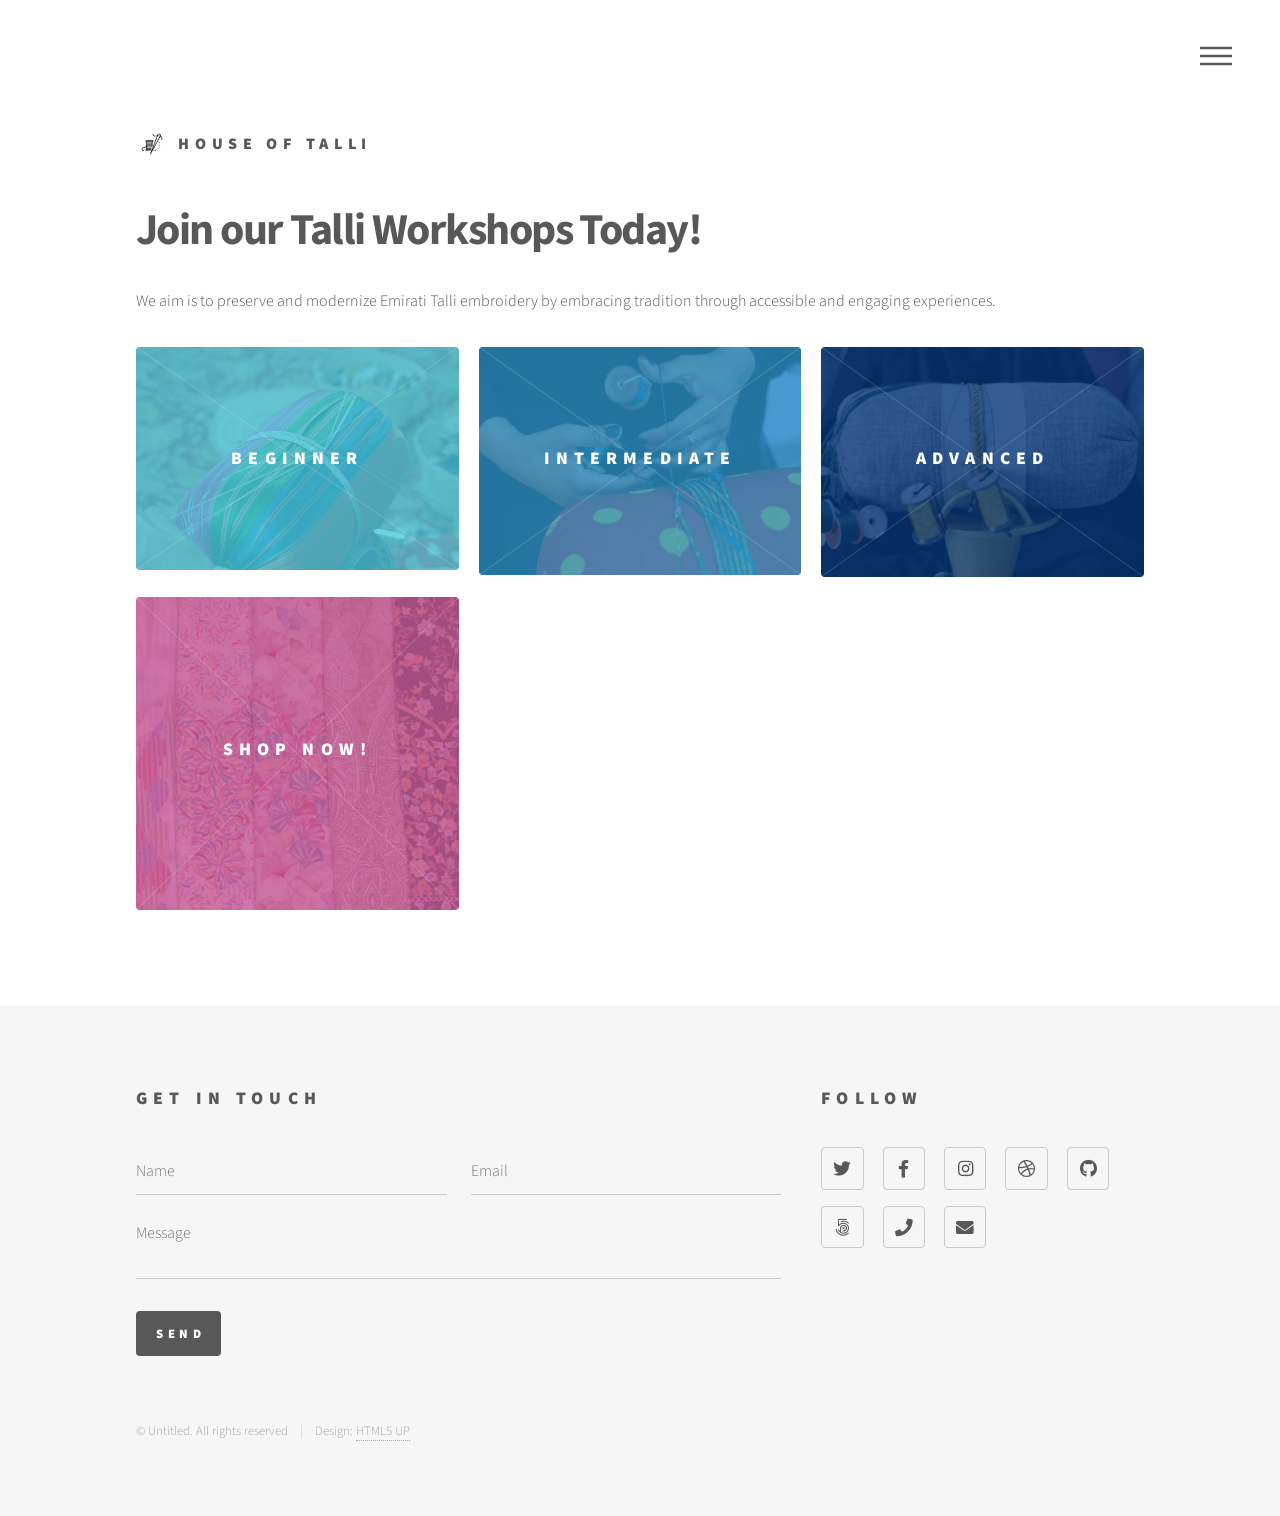
<file: talli-workshop-site/index.html>
<!DOCTYPE HTML>
<!--
	Phantom by HTML5 UP
	html5up.net | @ajlkn
	Free for personal and commercial use under the CCA 3.0 license (html5up.net/license)
-->
<html>
	<head>
		<title>Emirati Talli</title>
		<meta charset="utf-8" />
		<meta name="viewport" content="width=device-width, initial-scale=1, user-scalable=no" />
		<link rel="stylesheet" href="assets/css/main.css" />
		<noscript><link rel="stylesheet" href="assets/css/noscript.css" /></noscript>
	</head>
	<body class="is-preload">
		<!-- Wrapper -->
			<div id="wrapper">

				<!-- Header -->
					<header id="header">
						<div class="inner">

							<!-- Logo -->
								<a href="index.html" class="logo">
									<span class="symbol"><img src="images/logoTalli.png" alt="" /></span><span class="title">House of Talli</span>
								</a>

							<!-- Nav -->
								<nav>
									<ul>
										<li><a href="#menu">Menu</a></li>
									</ul>
								</nav>

						</div>
					</header>

				<!-- Menu -->
					<nav id="menu">
						<h2>Menu</h2>
						<ul>
							<li><a href="index.html">Home</a></li>
							<li><a href="beginner.html">Beginner Classes</a></li>
							<li><a href="intermediate.html">Intermediate Classes</a></li>
							<li><a href="advanced.html">Advanced Classes</a></li>
							<li><a href="shop.html">Shop</a></li>
						</ul>
					</nav>

				<!-- Main -->
					<div id="main">
						<div class="inner">
							<header>
								<h1>Join our Talli Workshops Today!</h1>
								<p>We aim is to preserve and modernize Emirati Talli embroidery by embracing tradition through accessible and engaging experiences.
</p>
							</header>
							<section class="tiles">
		<article class="style1">
    <span class="image"><img src="images/beginner_talli.jpg" alt="" /></span>
    <a href="beginner.html">
        <h2>Beginner</h2>
        <div class="content"><p>Learn the basics of Talli and complete simple 8-strand braids.</p></div>
    </a>
</article>
<article class="style2">
    <span class="image"><img src="images/inter_talli.jpg" alt="" /></span>
    <a href="intermediate.html">
        <h2>Intermediate</h2>
        <div class="content"><p>Master the new patterns and complex silver thread techniques.</p></div>
    </a>
</article>
<article class="style3">
    <span class="image"><img src="images/advanced_talli.png" alt="" /></span>
    <a href="advanced.html">
        <h2>Advanced</h2>
        <div class="content"><p>Create intricate designs for the traditional Emirati Mukhawar.</p></div>
    </a>
</article>
								<article class="style4">
									<span class="image">
										<img src="images/mukhawarPhoto.jpeg" alt="" />
									</span>
									<a href="shop.html">
										<h2>Shop Now!</h2>
										<div class="content">
											<p>Explore our curated collection of authentic Emirati Mukhaweer.</p>
										</div>
									</a>
								</article>
								<!-- --------------------COMMENTED OUT FROM HERE-------------------- -->
								<!-- <article class="style5">
									<span class="image">
										<img src="images/pic05.jpg" alt="" />
									</span>
									<a href="generic.html">
										<h2>Aliquam</h2>
										<div class="content">
											<p>Sed nisl arcu euismod sit amet nisi lorem etiam dolor veroeros et feugiat.</p>
										</div>
									</a>
								</article>
								<article class="style6">
									<span class="image">
										<img src="images/pic06.jpg" alt="" />
									</span>
									<a href="generic.html">
										<h2>Veroeros</h2>
										<div class="content">
											<p>Sed nisl arcu euismod sit amet nisi lorem etiam dolor veroeros et feugiat.</p>
										</div>
									</a>
								</article>
								<article class="style2">
									<span class="image">
										<img src="images/pic07.jpg" alt="" />
									</span>
									<a href="generic.html">
										<h2>Ipsum</h2>
										<div class="content">
											<p>Sed nisl arcu euismod sit amet nisi lorem etiam dolor veroeros et feugiat.</p>
										</div>
									</a>
								</article>
								<article class="style3">
									<span class="image">
										<img src="images/pic08.jpg" alt="" />
									</span>
									<a href="generic.html">
										<h2>Dolor</h2>
										<div class="content">
											<p>Sed nisl arcu euismod sit amet nisi lorem etiam dolor veroeros et feugiat.</p>
										</div>
									</a>
								</article>
								<article class="style1">
									<span class="image">
										<img src="images/pic09.jpg" alt="" />
									</span>
									<a href="generic.html">
										<h2>Nullam</h2>
										<div class="content">
											<p>Sed nisl arcu euismod sit amet nisi lorem etiam dolor veroeros et feugiat.</p>
										</div>
									</a>
								</article>
								<article class="style5">
									<span class="image">
										<img src="images/pic10.jpg" alt="" />
									</span>
									<a href="generic.html">
										<h2>Ultricies</h2>
										<div class="content">
											<p>Sed nisl arcu euismod sit amet nisi lorem etiam dolor veroeros et feugiat.</p>
										</div>
									</a>
								</article>
								<article class="style6">
									<span class="image">
										<img src="images/pic11.jpg" alt="" />
									</span>
									<a href="generic.html">
										<h2>Dictum</h2>
										<div class="content">
											<p>Sed nisl arcu euismod sit amet nisi lorem etiam dolor veroeros et feugiat.</p>
										</div>
									</a>
								</article>
								<article class="style4">
									<span class="image">
										<img src="images/pic12.jpg" alt="" />
									</span>
									<a href="generic.html">
										<h2>Pretium</h2>
										<div class="content">
											<p>Sed nisl arcu euismod sit amet nisi lorem etiam dolor veroeros et feugiat.</p>
										</div>
									</a>
								</article> -->
								<!-- --------------------COMMENTED OUT TILL HERE-------------------- -->
							</section>
						</div>
					</div>

				<!-- Footer -->
					<footer id="footer">
						<div class="inner">
							<section>
								<h2>Get in touch</h2>
								<form method="post" action="#">
									<div class="fields">
										<div class="field half">
											<input type="text" name="name" id="name" placeholder="Name" />
										</div>
										<div class="field half">
											<input type="email" name="email" id="email" placeholder="Email" />
										</div>
										<div class="field">
											<textarea name="message" id="message" placeholder="Message"></textarea>
										</div>
									</div>
									<ul class="actions">
										<li><input type="submit" value="Send" class="primary" /></li>
									</ul>
								</form>
							</section>
							<section>
								<h2>Follow</h2>
								<ul class="icons">
									<li><a href="#" class="icon brands style2 fa-twitter"><span class="label">Twitter</span></a></li>
									<li><a href="#" class="icon brands style2 fa-facebook-f"><span class="label">Facebook</span></a></li>
									<li><a href="#" class="icon brands style2 fa-instagram"><span class="label">Instagram</span></a></li>
									<li><a href="#" class="icon brands style2 fa-dribbble"><span class="label">Dribbble</span></a></li>
									<li><a href="#" class="icon brands style2 fa-github"><span class="label">GitHub</span></a></li>
									<li><a href="#" class="icon brands style2 fa-500px"><span class="label">500px</span></a></li>
									<li><a href="#" class="icon solid style2 fa-phone"><span class="label">Phone</span></a></li>
									<li><a href="#" class="icon solid style2 fa-envelope"><span class="label">Email</span></a></li>
								</ul>
							</section>
							<ul class="copyright">
								<li>&copy; Untitled. All rights reserved</li><li>Design: <a href="http://html5up.net">HTML5 UP</a></li>
							</ul>
						</div>
					</footer>

			</div>

		<!-- Scripts -->
			<script src="assets/js/jquery.min.js"></script>
			<script src="assets/js/browser.min.js"></script>
			<script src="assets/js/breakpoints.min.js"></script>
			<script src="assets/js/util.js"></script>
			<script src="assets/js/main.js"></script>

	</body>
</html>
</file>
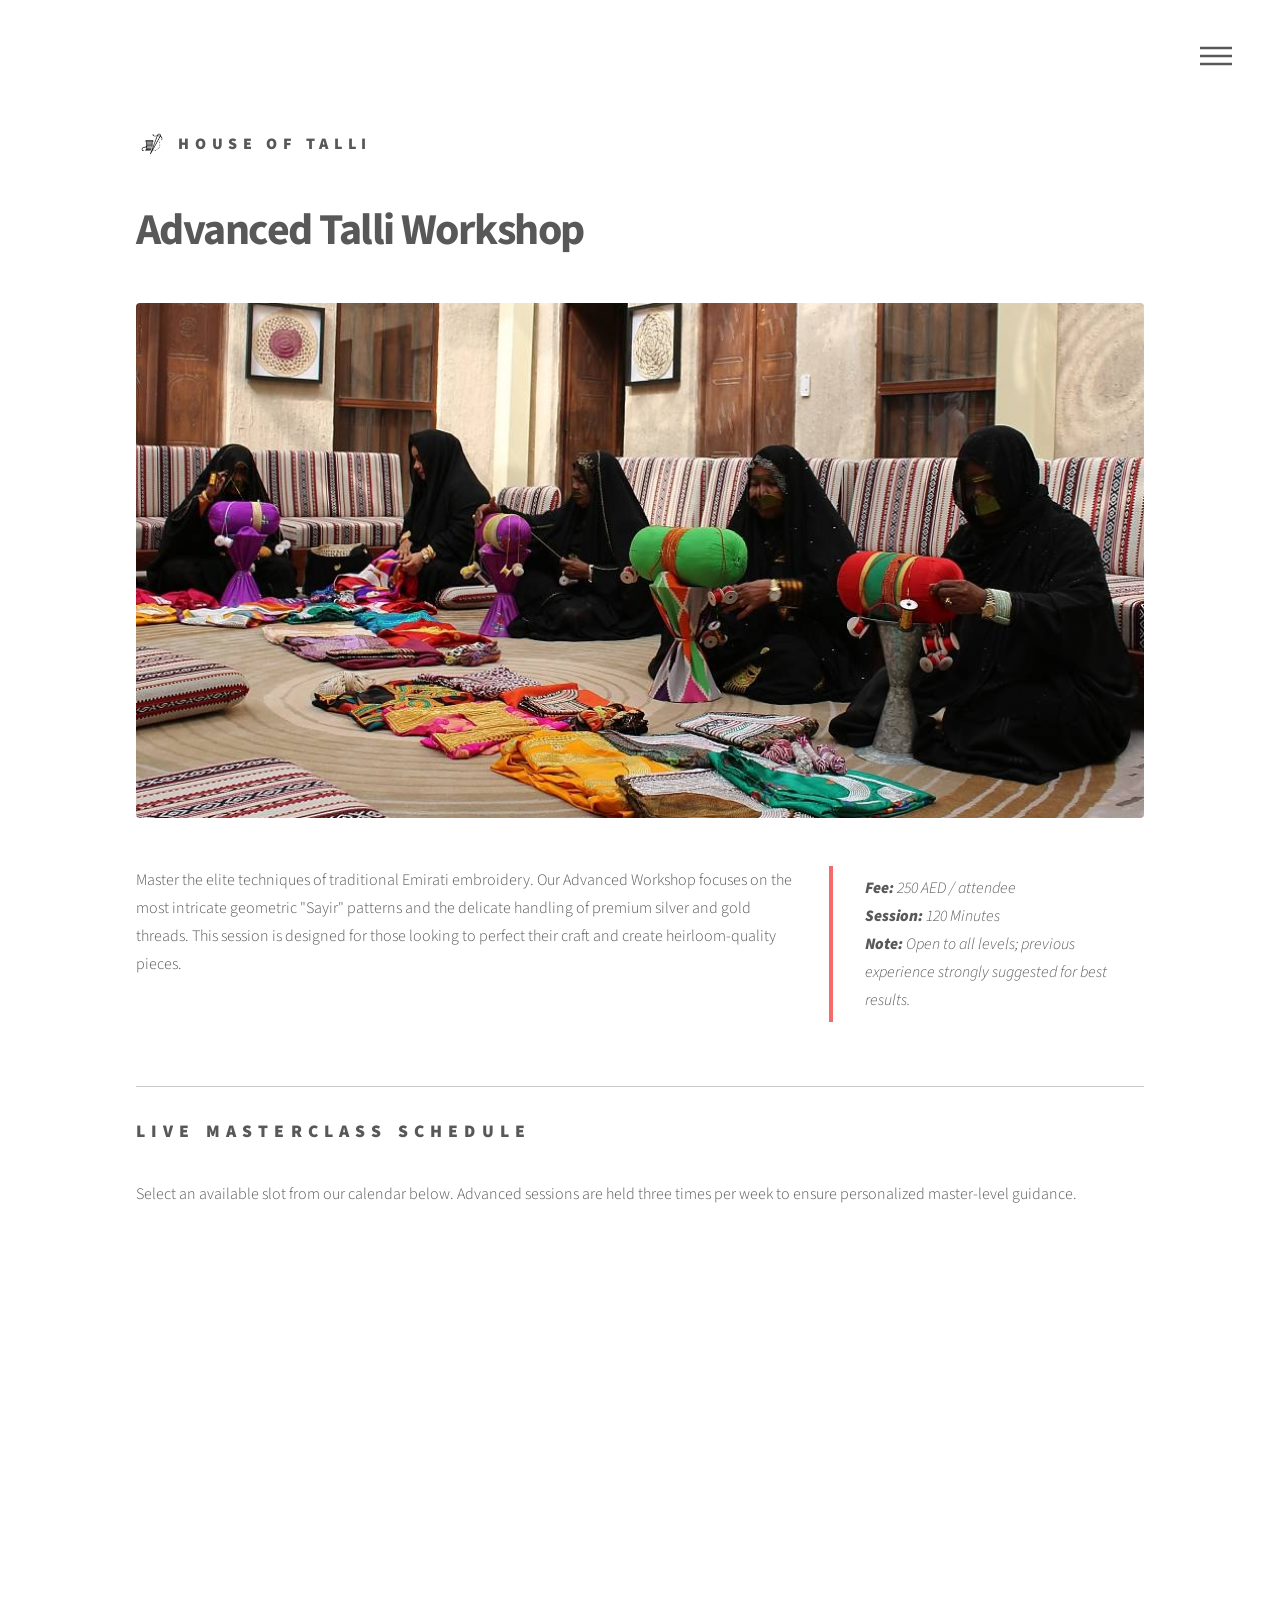
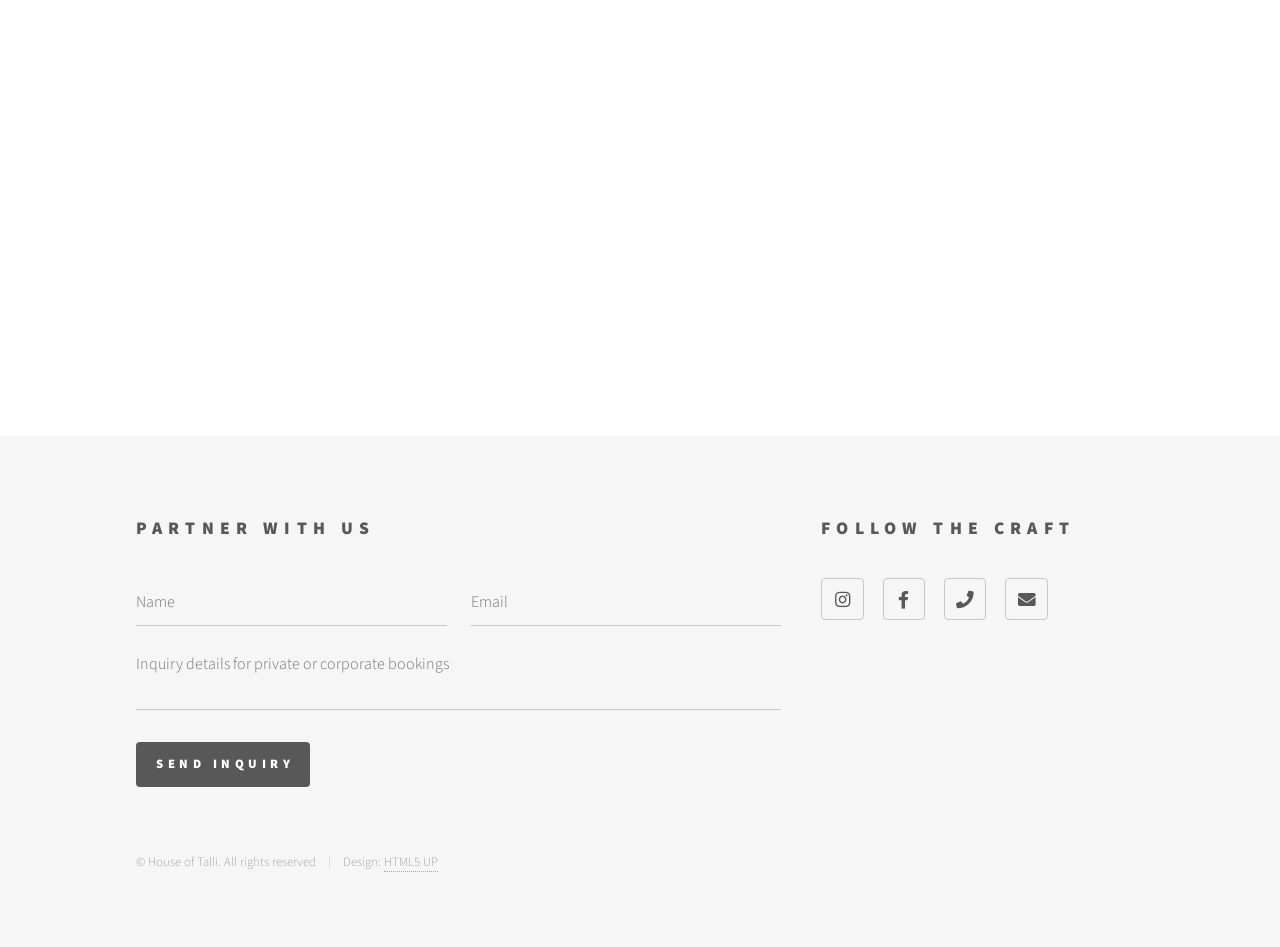
<file: talli-workshop-site/advanced.html>
<!DOCTYPE HTML>
<html>
	<head>
		<title>Advanced Workshop - House of Talli</title>
		<meta charset="utf-8" />
		<meta name="viewport" content="width=device-width, initial-scale=1, user-scalable=no" />
		<link rel="stylesheet" href="assets/css/main.css" />
		<noscript><link rel="stylesheet" href="assets/css/noscript.css" /></noscript>
	</head>
	<body class="is-preload">
		<div id="wrapper">

			<header id="header">
				<div class="inner">
					<a href="index.html" class="logo">
						<span class="symbol"><img src="images/logoTalli.png" alt="" /></span><span class="title">House of Talli</span>
					</a>
					<nav>
						<ul>
							<li><a href="#menu">Menu</a></li>
						</ul>
					</nav>
				</div>
			</header>

			<nav id="menu">
				<h2>Menu</h2>
				<ul>
					<li><a href="index.html">Home</a></li>
					<li><a href="beginner.html">Beginner Workshop</a></li>
					<li><a href="intermediate.html">Intermediate Workshop</a></li>
					<li><a href="advanced.html">Advanced Workshop</a></li>
					<li><a href="shop.html">Shop</a></li>
				</ul>
			</nav>

			<div id="main">
				<div class="inner">
					<h1>Advanced Talli Workshop</h1>
					<span class="image main"><img src="images/advanced_header.jpg" alt="Advanced Talli Masterclass" /></span>
					
					<div class="row">
						<div class="col-8 col-12-medium">
							<p>Master the elite techniques of traditional Emirati embroidery. Our Advanced Workshop focuses on the most intricate geometric "Sayir" patterns and the delicate handling of premium silver and gold threads. This session is designed for those looking to perfect their craft and create heirloom-quality pieces.</p>
						</div>
						<div class="col-4 col-12-medium">
							<blockquote style="border-color: #f56a6a;">
								<strong>Fee:</strong> 250 AED / attendee<br />
								<strong>Session:</strong> 120 Minutes<br />
								<strong>Note:</strong> Open to all levels; previous experience strongly suggested for best results.
							</blockquote>
						</div>
					</div>

					<hr />

					<section>
						<h2>Live Masterclass Schedule</h2>
						<p>Select an available slot from our calendar below. Advanced sessions are held three times per week to ensure personalized master-level guidance.</p>
						
						<div class="calendly-inline-widget" data-url="https://calendly.com/ma9331-nyu/intermediate-level-talli-workshop-clone?hide_event_type_details=1&hide_gdpr_banner=1" style="min-width:320px;height:700px;"></div>
						<script type="text/javascript" src="https://assets.calendly.com/assets/external/widget.js" async></script>
						</section>

				</div>
			</div>

			<footer id="footer">
				<div class="inner">
					<section>
						<h2>Partner with Us</h2>
						<form method="post" action="#">
							<div class="fields">
								<div class="field half">
									<input type="text" name="name" id="name" placeholder="Name" />
								</div>
								<div class="field half">
									<input type="email" name="email" id="email" placeholder="Email" />
								</div>
								<div class="field">
									<textarea name="message" id="message" placeholder="Inquiry details for private or corporate bookings" rows="3"></textarea>
								</div>
							</div>
							<ul class="actions">
								<li><input type="submit" value="Send Inquiry" class="primary" /></li>
							</ul>
						</form>
					</section>
					<section>
						<h2>Follow the Craft</h2>
						<ul class="icons">
							<li><a href="#" class="icon brands style2 fa-instagram"><span class="label">Instagram</span></a></li>
							<li><a href="#" class="icon brands style2 fa-facebook-f"><span class="label">Facebook</span></a></li>
							<li><a href="#" class="icon solid style2 fa-phone"><span class="label">Phone</span></a></li>
							<li><a href="#" class="icon solid style2 fa-envelope"><span class="label">Email</span></a></li>
						</ul>
					</section>
					<ul class="copyright">
						<li>&copy; House of Talli. All rights reserved</li><li>Design: <a href="http://html5up.net">HTML5 UP</a></li>
					</ul>
				</div>
			</footer>

		</div>

		<script src="assets/js/jquery.min.js"></script>
		<script src="assets/js/browser.min.js"></script>
		<script src="assets/js/breakpoints.min.js"></script>
		<script src="assets/js/util.js"></script>
		<script src="assets/js/main.js"></script>

	</body>
</html>
</file>
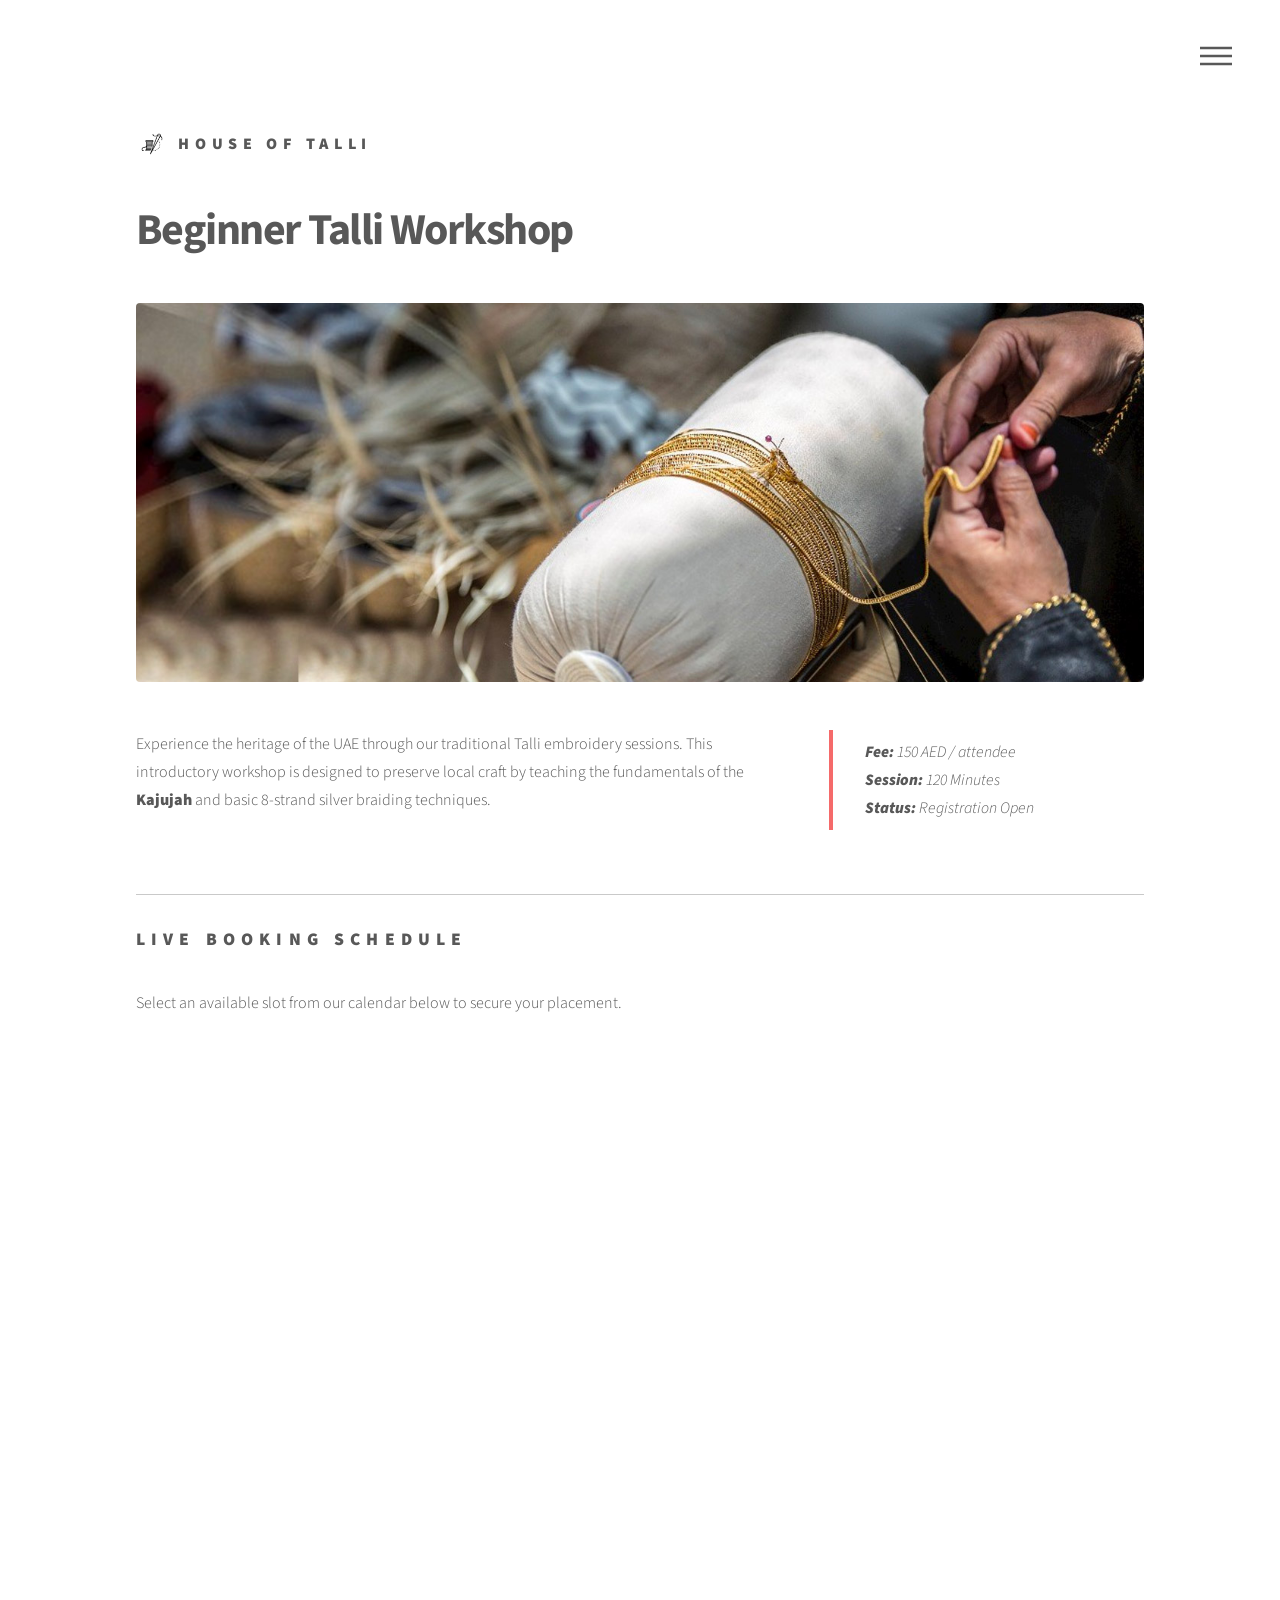
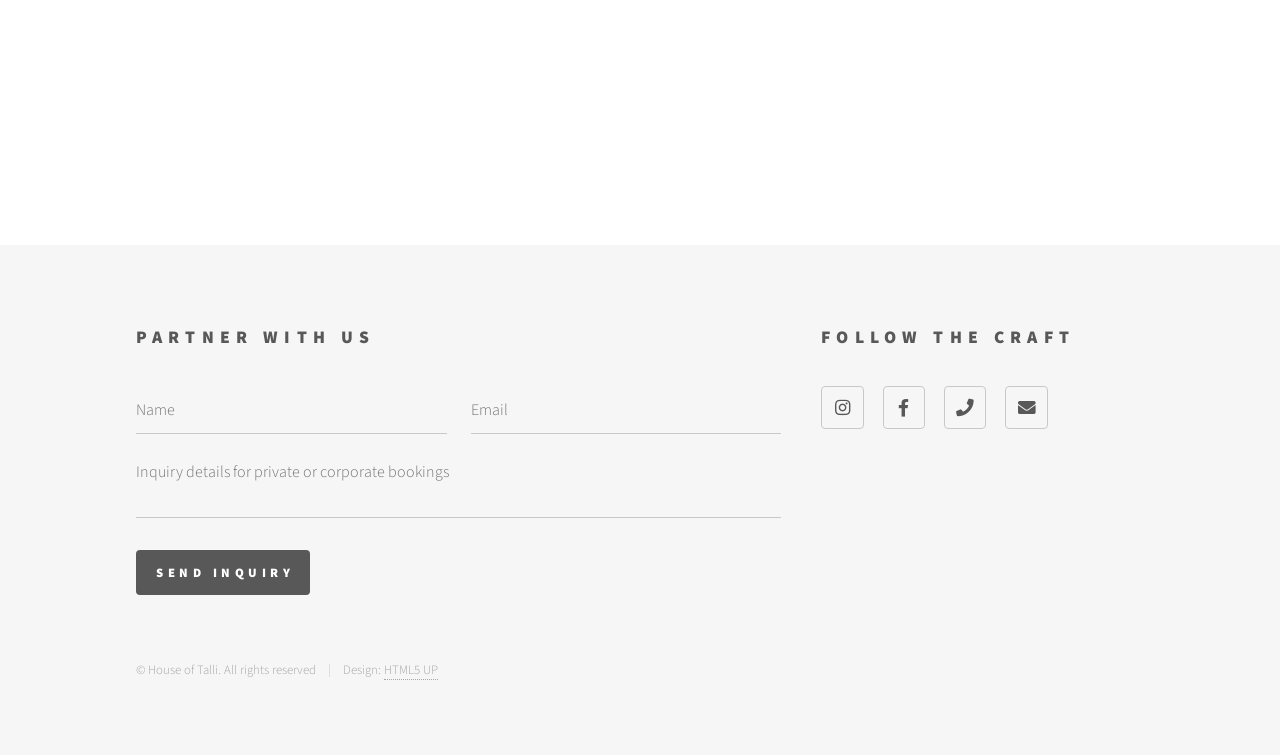
<file: talli-workshop-site/beginner.html>
<!DOCTYPE HTML>
<html>
	<head>
		<title>Beginner Workshop - House of Talli</title>
		<meta charset="utf-8" />
		<meta name="viewport" content="width=device-width, initial-scale=1, user-scalable=no" />
		<link rel="stylesheet" href="assets/css/main.css" />
		<noscript><link rel="stylesheet" href="assets/css/noscript.css" /></noscript>
	</head>
	<body class="is-preload">
		<div id="wrapper">

			<header id="header">
				<div class="inner">
					<a href="index.html" class="logo">
						<span class="symbol"><img src="images/logoTalli.png" alt="" /></span><span class="title">House of Talli</span>
					</a>
					<nav>
						<ul>
							<li><a href="#menu">Menu</a></li>
						</ul>
					</nav>
				</div>
			</header>

			<nav id="menu">
				<h2>Menu</h2>
				<ul>
					<li><a href="index.html">Home</a></li>
					<li><a href="beginner.html">Beginner Workshop</a></li>
					<li><a href="intermediate.html">Intermediate Workshop</a></li>
					<li><a href="advanced.html">Advanced Workshop</a></li>
					<li><a href="shop.html">Shop</a></li>
				</ul>
			</nav>

			<div id="main">
				<div class="inner">
					<h1>Beginner Talli Workshop</h1>
					<span class="image main"><img src="images/beginner_header.jpg" alt="Talli Embroidery" /></span>
					
					<div class="row">
						<div class="col-8 col-12-medium">
							<p>Experience the heritage of the UAE through our traditional Talli embroidery sessions. This introductory workshop is designed to preserve local craft by teaching the fundamentals of the <b>Kajujah</b> and basic 8-strand silver braiding techniques.</p>
						</div>
						<div class="col-4 col-12-medium">
							<blockquote style="border-color: #f56a6a;">
								<strong>Fee:</strong> 150 AED / attendee<br />
								<strong>Session:</strong> 120 Minutes<br />
								<strong>Status:</strong> Registration Open
							</blockquote>
						</div>
					</div>

					<hr />

					<section>
						<h2>Live Booking Schedule</h2>
						<p>Select an available slot from our calendar below to secure your placement.</p>
						<div class="calendly-inline-widget" data-url="https://calendly.com/ma9331-nyu/beginner-level-talli-workshop?hide_event_type_details=1&hide_gdpr_banner=1" style="min-width:320px;height:700px;"></div>
						<script type="text/javascript" src="https://assets.calendly.com/assets/external/widget.js" async></script>
						</section>

				</div>
			</div>

			<footer id="footer">
				<div class="inner">
					<section>
						<h2>Partner with Us</h2>
						<form method="post" action="#">
							<div class="fields">
								<div class="field half">
									<input type="text" name="name" id="name" placeholder="Name" />
								</div>
								<div class="field half">
									<input type="email" name="email" id="email" placeholder="Email" />
								</div>
								<div class="field">
									<textarea name="message" id="message" placeholder="Inquiry details for private or corporate bookings" rows="3"></textarea>
								</div>
							</div>
							<ul class="actions">
								<li><input type="submit" value="Send Inquiry" class="primary" /></li>
							</ul>
						</form>
					</section>
					<section>
						<h2>Follow the Craft</h2>
						<ul class="icons">
							<li><a href="#" class="icon brands style2 fa-instagram"><span class="label">Instagram</span></a></li>
							<li><a href="#" class="icon brands style2 fa-facebook-f"><span class="label">Facebook</span></a></li>
							<li><a href="#" class="icon solid style2 fa-phone"><span class="label">Phone</span></a></li>
							<li><a href="#" class="icon solid style2 fa-envelope"><span class="label">Email</span></a></li>
						</ul>
					</section>
					<ul class="copyright">
						<li>&copy; House of Talli. All rights reserved</li><li>Design: <a href="http://html5up.net">HTML5 UP</a></li>
					</ul>
				</div>
			</footer>

		</div>

		<script src="assets/js/jquery.min.js"></script>
		<script src="assets/js/browser.min.js"></script>
		<script src="assets/js/breakpoints.min.js"></script>
		<script src="assets/js/util.js"></script>
		<script src="assets/js/main.js"></script>

	</body>
</html>

<!-- <!DOCTYPE HTML>
<html>
	<head>
		<title>Beginner Workshop - House of Talli</title>
		<meta charset="utf-8" />
		<meta name="viewport" content="width=device-width, initial-scale=1, user-scalable=no" />
		<link rel="stylesheet" href="assets/css/main.css" />
		<noscript><link rel="stylesheet" href="assets/css/noscript.css" /></noscript>
	</head>
	<body class="is-preload">
		<div id="wrapper">

				<header id="header">
						<div class="inner">

							<a href="index.html" class="logo">
									<span class="symbol"><img src="images/logoTalli.png" alt="" /></span><span class="title">House of Talli</span>
								</a>

							<nav>
									<ul>
										<li><a href="#menu">Menu</a></li>
									</ul>
								</nav>

						</div>
					</header>

				<nav id="menu">
						<h2>Menu</h2>
						<ul>
							<li><a href="index.html">Home</a></li>
							<li><a href="beginner.html">Beginner Workshop</a></li>
							<li><a href="intermediate.html">Intermediate Workshop</a></li>
							<li><a href="advanced.html">Advanced Workshop</a></li>
							<li><a href="shop.html">Shop</a></li>
						</ul>
					</nav>

				<div id="main">
						<div class="inner">
							<h1>Beginner Talli Workshop</h1>
							<span class="image main"><img src="images/beginner_header.jpg" alt="Talli Embroidery" /></span>
							
							<p>Sign up for our traditional Emirati Talli embroidery session. We will cover the basics of silver thread handling and simple 8-strand braiding.</p>

							<hr />

							<section>
								<h2>Book Your Spot</h2>
								<form method="post" action="#">
									<div class="row gtr-uniform">
										
										<div class="col-12">
											<label for="level">Workshop Level</label>
											<input type="text" name="level" id="level" value="Beginner Class" readonly />
										</div>

										<div class="col-6 col-12-xsmall">
											<input type="text" name="demo-name" id="demo-name" placeholder="Full Name" />
										</div>
										<div class="col-6 col-12-xsmall">
											<input type="email" type="number" name="demo-email" id="demo-email" placeholder="Email Address/Phone Number" />
										</div>

										<div class="col-6 col-12-xsmall">
											<label for="workshop-date">Select Date (April - June 2026)</label>
											<input type="date" name="workshop-date" id="workshop-date" min="2026-04-30" max="2026-06-31">
										</div>

										<div class="col-6 col-12-xsmall">
											<label for="workshop-time">Preferred Time</label>
											<select name="workshop-time" id="workshop-time">
												<option value="">- Select Time -</option>
												<option value="morning">10:30 AM - 12:30 PM</option>
                                                <option value="afternoon">2:30 PM - 04:30 PM</option>
												<option value="evening">05:30 PM - 07:30 PM</option>
											</select>
										</div>

										<div class="col-12">
											<label for="attendees">Amount of People in Booking</label>
											<input type="number" name="attendees" id="attendees" value="1" min="1" max="10">
										</div>

										<div class="col-12">
											<textarea name="demo-message" id="demo-message" placeholder="Any special requests or questions?" rows="6"></textarea>
										</div>

										<div class="col-12">
											<ul class="actions">
												<li><input type="submit" value="Confirm Booking" class="primary" /></li>
												<li><input type="reset" value="Clear All" /></li>
											</ul>
										</div>
									</div>
								</form>
							</section>

						</div>
					</div>

				<footer id="footer">
						<div class="inner">
							<section>
								<h2>Get in touch</h2>
								<form method="post" action="#">
									<div class="fields">
										<div class="field half">
											<input type="text" name="name" id="name" placeholder="Name" />
										</div>
										<div class="field half">
											<input type="email" name="email" id="email" placeholder="Email" />
										</div>
										<div class="field">
											<textarea name="message" id="message" placeholder="Message"></textarea>
										</div>
									</div>
									<ul class="actions">
										<li><input type="submit" value="Send" class="primary" /></li>
									</ul>
								</form>
							</section>
							<section>
								<h2>Follow</h2>
								<ul class="icons">
									<li><a href="#" class="icon brands style2 fa-instagram"><span class="label">Instagram</span></a></li>
									<li><a href="#" class="icon brands style2 fa-facebook-f"><span class="label">Facebook</span></a></li>
									<li><a href="#" class="icon solid style2 fa-phone"><span class="label">Phone</span></a></li>
									<li><a href="#" class="icon solid style2 fa-envelope"><span class="label">Email</span></a></li>
								</ul>
							</section>
							<ul class="copyright">
								<li>&copy; House of Talli. All rights reserved</li><li>Design: <a href="http://html5up.net">HTML5 UP</a></li>
							</ul>
						</div>
					</footer>

			</div>

		<script src="assets/js/jquery.min.js"></script>
			<script src="assets/js/browser.min.js"></script>
			<script src="assets/js/breakpoints.min.js"></script>
			<script src="assets/js/util.js"></script>
			<script src="assets/js/main.js"></script>

	</body>
</html>
-->
</file>
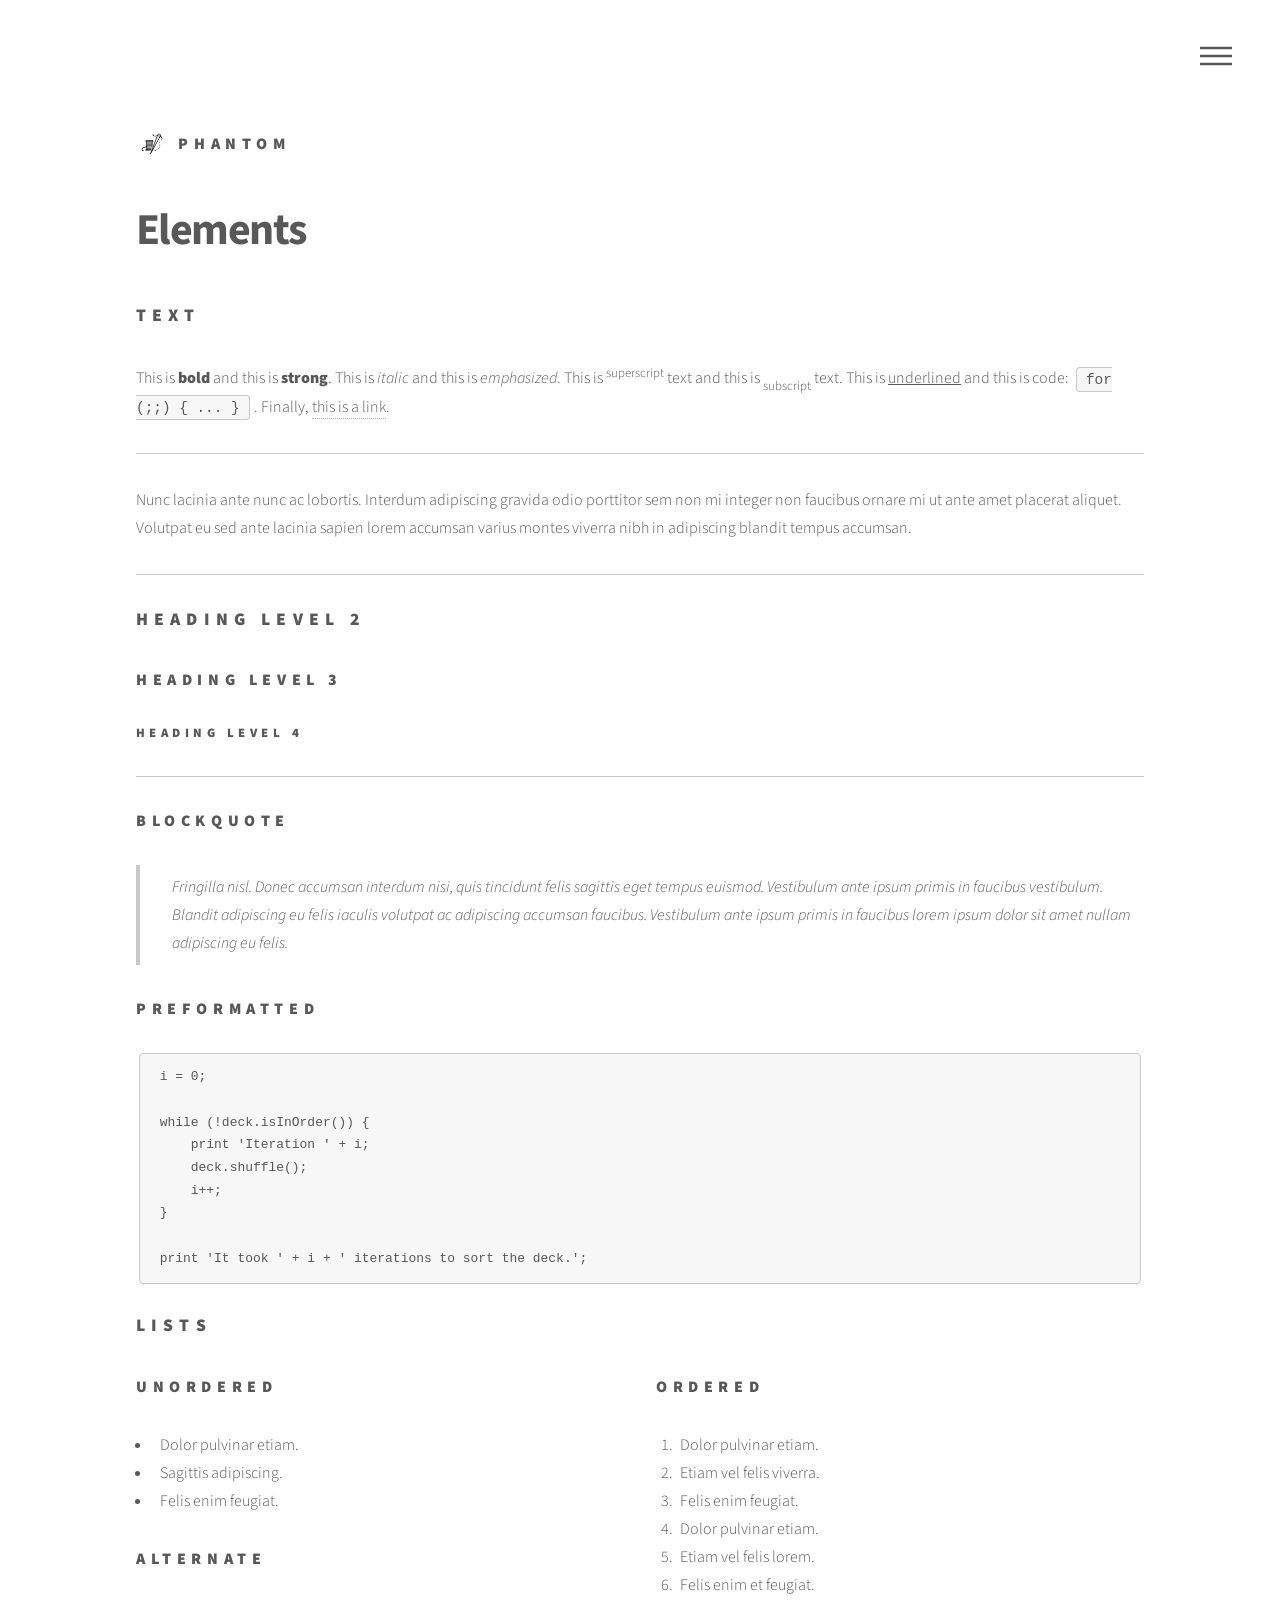
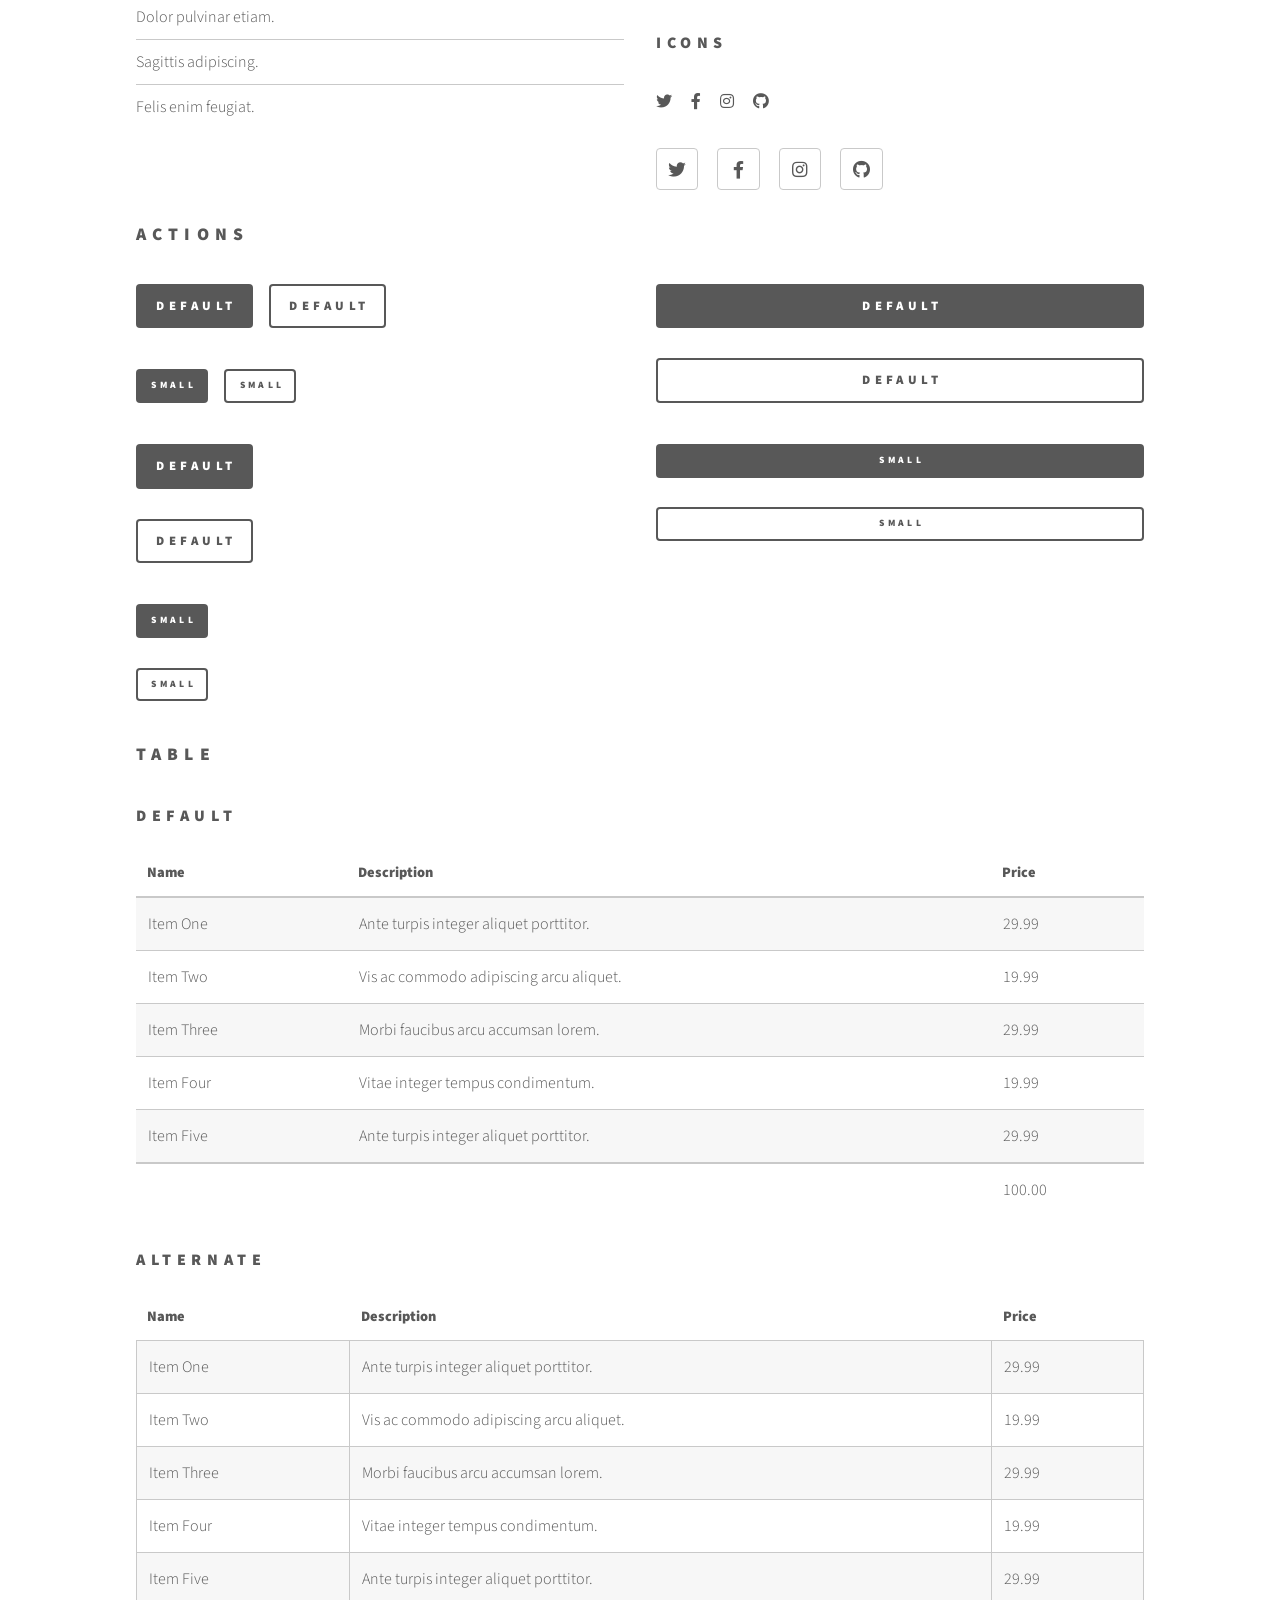
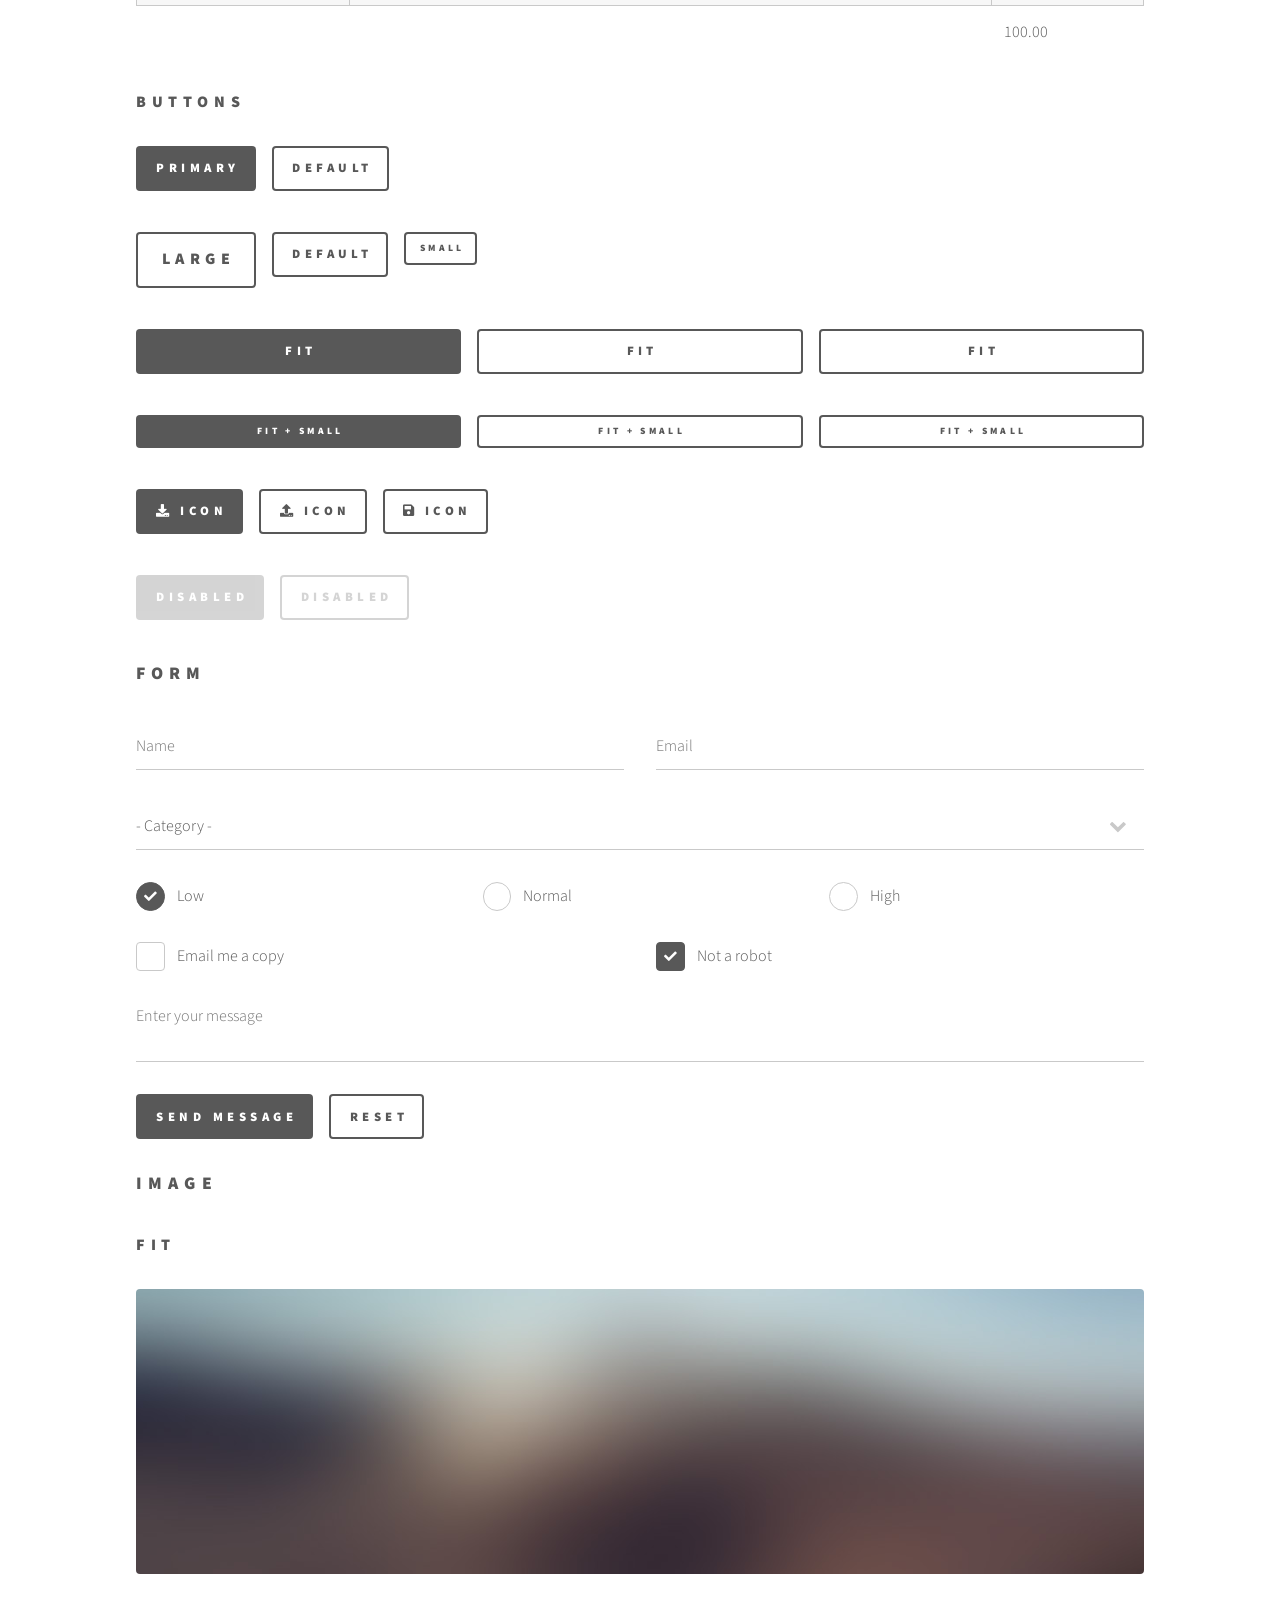
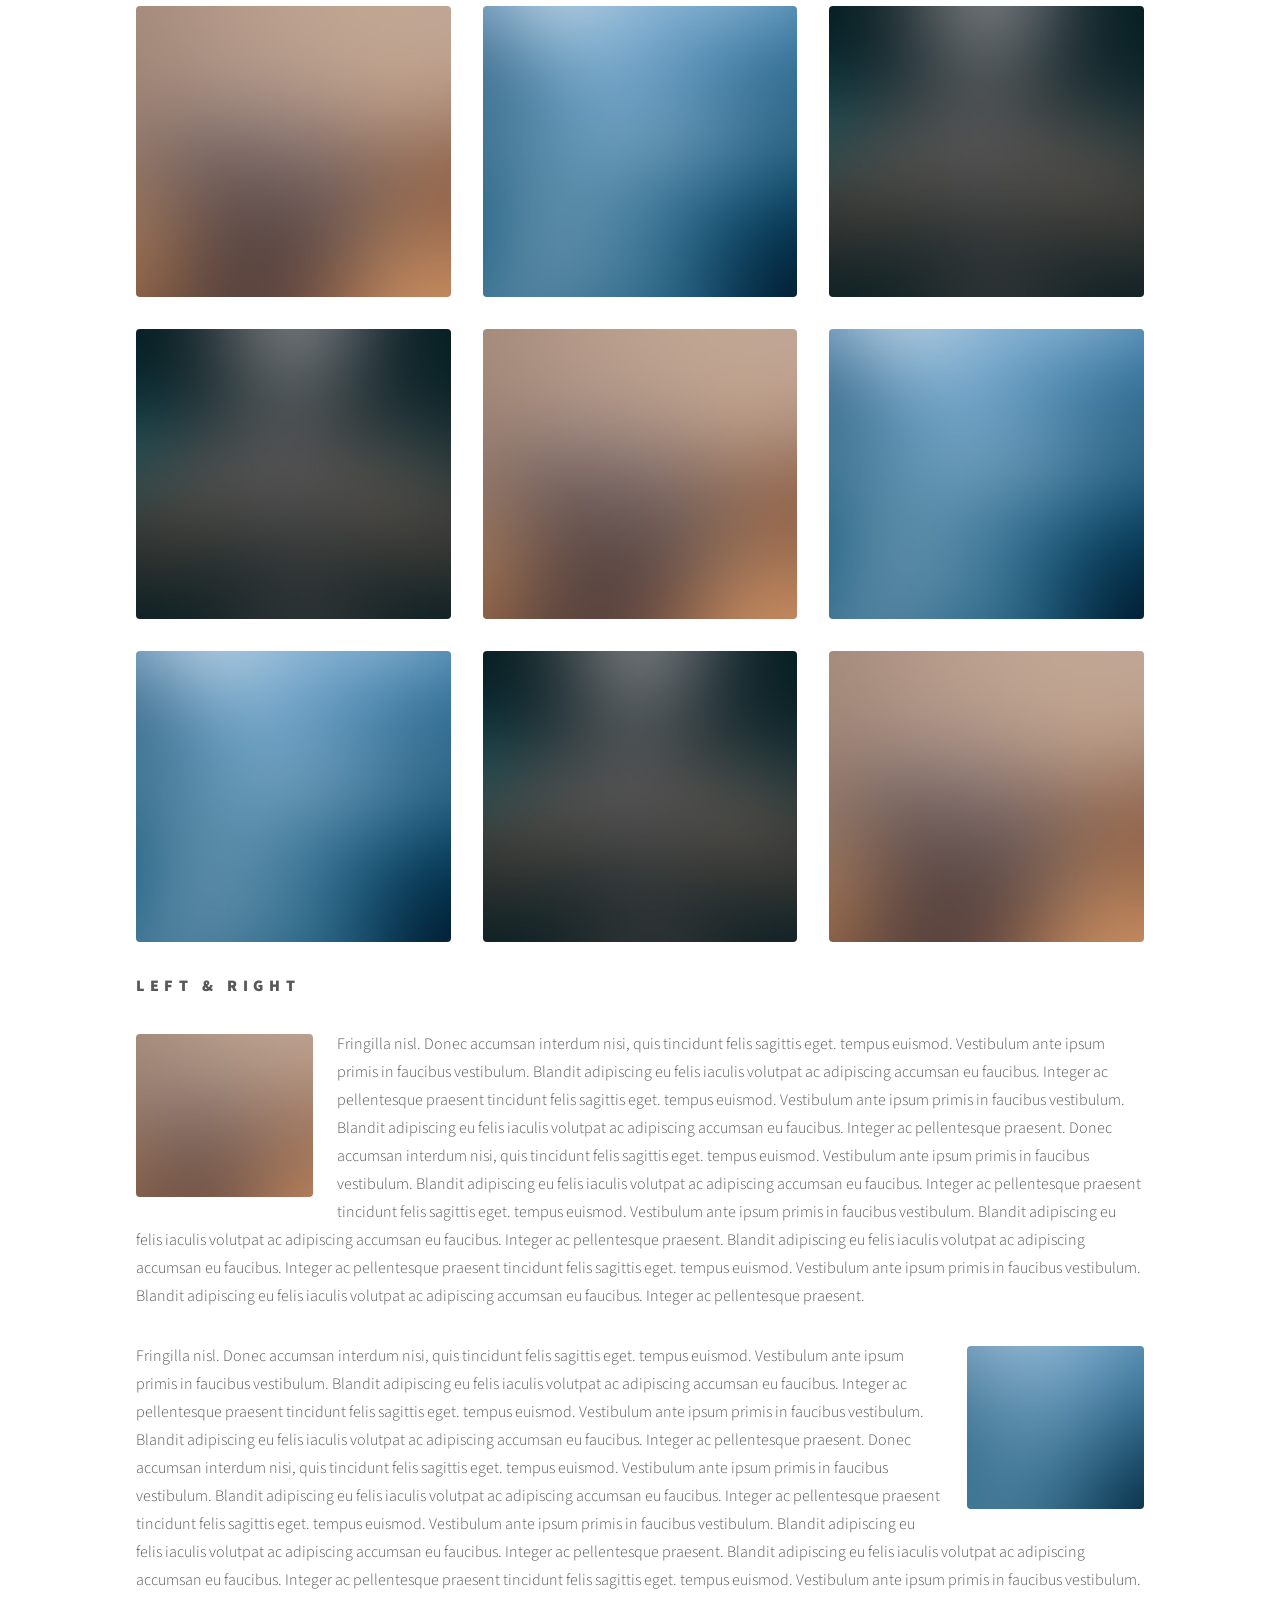
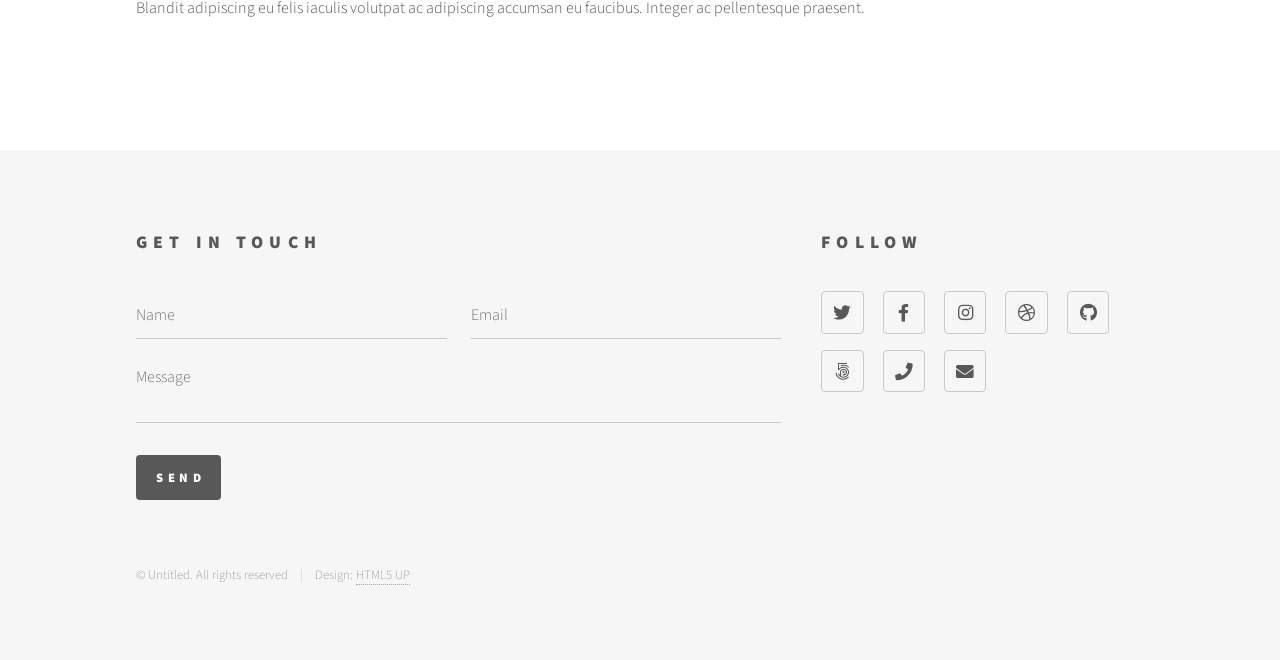
<file: talli-workshop-site/elements.html>
<!DOCTYPE HTML>
<!--
	Phantom by HTML5 UP
	html5up.net | @ajlkn
	Free for personal and commercial use under the CCA 3.0 license (html5up.net/license)
-->
<html>
	<head>
		<title>Elements - Phantom by HTML5 UP</title>
		<meta charset="utf-8" />
		<meta name="viewport" content="width=device-width, initial-scale=1, user-scalable=no" />
		<link rel="stylesheet" href="assets/css/main.css" />
		<noscript><link rel="stylesheet" href="assets/css/noscript.css" /></noscript>
	</head>
	<body class="is-preload">
		<!-- Wrapper -->
			<div id="wrapper">

				<!-- Header -->
					<header id="header">
						<div class="inner">

							<!-- Logo -->
								<a href="index.html" class="logo">
									<span class="symbol"><img src="images/logoTalli.png" alt="" /></span><span class="title">Phantom</span>
								</a>

							<!-- Nav -->
								<nav>
									<ul>
										<li><a href="#menu">Menu</a></li>
									</ul>
								</nav>

						</div>
					</header>

				<!-- Menu -->
					<nav id="menu">
						<h2>Menu</h2>
						<ul>
							<li><a href="index.html">Home</a></li>
							<li><a href="generic.html">Ipsum veroeros</a></li>
							<li><a href="generic.html">Tempus etiam</a></li>
							<li><a href="generic.html">Consequat dolor</a></li>
							<li><a href="elements.html">Elements</a></li>
						</ul>
					</nav>

				<!-- Main -->
					<div id="main">
						<div class="inner">
							<h1>Elements</h1>

							<!-- Text -->
								<section>
									<h2>Text</h2>
									<p>This is <b>bold</b> and this is <strong>strong</strong>. This is <i>italic</i> and this is <em>emphasized</em>.
									This is <sup>superscript</sup> text and this is <sub>subscript</sub> text.
									This is <u>underlined</u> and this is code: <code>for (;;) { ... }</code>. Finally, <a href="#">this is a link</a>.</p>
									<hr />
									<p>Nunc lacinia ante nunc ac lobortis. Interdum adipiscing gravida odio porttitor sem non mi integer non faucibus ornare mi ut ante amet placerat aliquet. Volutpat eu sed ante lacinia sapien lorem accumsan varius montes viverra nibh in adipiscing blandit tempus accumsan.</p>
									<hr />
									<h2>Heading Level 2</h2>
									<h3>Heading Level 3</h3>
									<h4>Heading Level 4</h4>
									<hr />
									<h3>Blockquote</h3>
									<blockquote>Fringilla nisl. Donec accumsan interdum nisi, quis tincidunt felis sagittis eget tempus euismod. Vestibulum ante ipsum primis in faucibus vestibulum. Blandit adipiscing eu felis iaculis volutpat ac adipiscing accumsan faucibus. Vestibulum ante ipsum primis in faucibus lorem ipsum dolor sit amet nullam adipiscing eu felis.</blockquote>
									<h3>Preformatted</h3>
									<pre><code>i = 0;

while (!deck.isInOrder()) {
    print 'Iteration ' + i;
    deck.shuffle();
    i++;
}

print 'It took ' + i + ' iterations to sort the deck.';</code></pre>
								</section>

							<!-- Lists -->
								<section>
									<h2>Lists</h2>
									<div class="row">
										<div class="col-6 col-12-medium">
											<h3>Unordered</h3>
											<ul>
												<li>Dolor pulvinar etiam.</li>
												<li>Sagittis adipiscing.</li>
												<li>Felis enim feugiat.</li>
											</ul>
											<h3>Alternate</h3>
											<ul class="alt">
												<li>Dolor pulvinar etiam.</li>
												<li>Sagittis adipiscing.</li>
												<li>Felis enim feugiat.</li>
											</ul>
										</div>
										<div class="col-6 col-12-medium">
											<h3>Ordered</h3>
											<ol>
												<li>Dolor pulvinar etiam.</li>
												<li>Etiam vel felis viverra.</li>
												<li>Felis enim feugiat.</li>
												<li>Dolor pulvinar etiam.</li>
												<li>Etiam vel felis lorem.</li>
												<li>Felis enim et feugiat.</li>
											</ol>
											<h3>Icons</h3>
											<ul class="icons">
												<li><a href="#" class="icon brands style1 fa-twitter"><span class="label">Twitter</span></a></li>
												<li><a href="#" class="icon brands style1 fa-facebook-f"><span class="label">Facebook</span></a></li>
												<li><a href="#" class="icon brands style1 fa-instagram"><span class="label">Instagram</span></a></li>
												<li><a href="#" class="icon brands style1 fa-github"><span class="label">Github</span></a></li>
											</ul>
											<ul class="icons">
												<li><a href="#" class="icon brands style2 fa-twitter"><span class="label">Twitter</span></a></li>
												<li><a href="#" class="icon brands style2 fa-facebook-f"><span class="label">Facebook</span></a></li>
												<li><a href="#" class="icon brands style2 fa-instagram"><span class="label">Instagram</span></a></li>
												<li><a href="#" class="icon brands style2 fa-github"><span class="label">Github</span></a></li>
											</ul>
										</div>
									</div>
									<h2>Actions</h2>
									<div class="row">
										<div class="col-6 col-12-medium">
											<ul class="actions">
												<li><a href="#" class="button primary">Default</a></li>
												<li><a href="#" class="button">Default</a></li>
											</ul>
											<ul class="actions small">
												<li><a href="#" class="button primary small">Small</a></li>
												<li><a href="#" class="button small">Small</a></li>
											</ul>
											<ul class="actions stacked">
												<li><a href="#" class="button primary">Default</a></li>
												<li><a href="#" class="button">Default</a></li>
											</ul>
											<ul class="actions stacked">
												<li><a href="#" class="button primary small">Small</a></li>
												<li><a href="#" class="button small">Small</a></li>
											</ul>
										</div>
										<div class="col-6 col-12-medium">
											<ul class="actions stacked">
												<li><a href="#" class="button primary fit">Default</a></li>
												<li><a href="#" class="button fit">Default</a></li>
											</ul>
											<ul class="actions stacked">
												<li><a href="#" class="button primary small fit">Small</a></li>
												<li><a href="#" class="button small fit">Small</a></li>
											</ul>
										</div>
									</div>
								</section>

							<!-- Table -->
								<section>
									<h2>Table</h2>
									<h3>Default</h3>
									<div class="table-wrapper">
										<table>
											<thead>
												<tr>
													<th>Name</th>
													<th>Description</th>
													<th>Price</th>
												</tr>
											</thead>
											<tbody>
												<tr>
													<td>Item One</td>
													<td>Ante turpis integer aliquet porttitor.</td>
													<td>29.99</td>
												</tr>
												<tr>
													<td>Item Two</td>
													<td>Vis ac commodo adipiscing arcu aliquet.</td>
													<td>19.99</td>
												</tr>
												<tr>
													<td>Item Three</td>
													<td> Morbi faucibus arcu accumsan lorem.</td>
													<td>29.99</td>
												</tr>
												<tr>
													<td>Item Four</td>
													<td>Vitae integer tempus condimentum.</td>
													<td>19.99</td>
												</tr>
												<tr>
													<td>Item Five</td>
													<td>Ante turpis integer aliquet porttitor.</td>
													<td>29.99</td>
												</tr>
											</tbody>
											<tfoot>
												<tr>
													<td colspan="2"></td>
													<td>100.00</td>
												</tr>
											</tfoot>
										</table>
									</div>

									<h3>Alternate</h3>
									<div class="table-wrapper">
										<table class="alt">
											<thead>
												<tr>
													<th>Name</th>
													<th>Description</th>
													<th>Price</th>
												</tr>
											</thead>
											<tbody>
												<tr>
													<td>Item One</td>
													<td>Ante turpis integer aliquet porttitor.</td>
													<td>29.99</td>
												</tr>
												<tr>
													<td>Item Two</td>
													<td>Vis ac commodo adipiscing arcu aliquet.</td>
													<td>19.99</td>
												</tr>
												<tr>
													<td>Item Three</td>
													<td> Morbi faucibus arcu accumsan lorem.</td>
													<td>29.99</td>
												</tr>
												<tr>
													<td>Item Four</td>
													<td>Vitae integer tempus condimentum.</td>
													<td>19.99</td>
												</tr>
												<tr>
													<td>Item Five</td>
													<td>Ante turpis integer aliquet porttitor.</td>
													<td>29.99</td>
												</tr>
											</tbody>
											<tfoot>
												<tr>
													<td colspan="2"></td>
													<td>100.00</td>
												</tr>
											</tfoot>
										</table>
									</div>
								</section>

							<!-- Buttons -->
								<section>
									<h3>Buttons</h3>
									<ul class="actions">
										<li><a href="#" class="button primary">Primary</a></li>
										<li><a href="#" class="button">Default</a></li>
									</ul>
									<ul class="actions">
										<li><a href="#" class="button large">Large</a></li>
										<li><a href="#" class="button">Default</a></li>
										<li><a href="#" class="button small">Small</a></li>
									</ul>
									<ul class="actions fit">
										<li><a href="#" class="button primary fit">Fit</a></li>
										<li><a href="#" class="button fit">Fit</a></li>
										<li><a href="#" class="button fit">Fit</a></li>
									</ul>
									<ul class="actions fit small">
										<li><a href="#" class="button primary fit small">Fit + Small</a></li>
										<li><a href="#" class="button fit small">Fit + Small</a></li>
										<li><a href="#" class="button fit small">Fit + Small</a></li>
									</ul>
									<ul class="actions">
										<li><a href="#" class="button primary icon solid fa-download">Icon</a></li>
										<li><a href="#" class="button icon solid fa-upload">Icon</a></li>
										<li><a href="#" class="button icon solid fa-save">Icon</a></li>
									</ul>
									<ul class="actions">
										<li><span class="button primary disabled">Disabled</span></li>
										<li><span class="button disabled">Disabled</span></li>
									</ul>
								</section>

							<!-- Form -->
								<section>
									<h2>Form</h2>
									<form method="post" action="#">
										<div class="row gtr-uniform">
											<div class="col-6 col-12-xsmall">
												<input type="text" name="demo-name" id="demo-name" value="" placeholder="Name" />
											</div>
											<div class="col-6 col-12-xsmall">
												<input type="email" name="demo-email" id="demo-email" value="" placeholder="Email" />
											</div>
											<div class="col-12">
												<select name="demo-category" id="demo-category">
													<option value="">- Category -</option>
													<option value="1">Manufacturing</option>
													<option value="1">Shipping</option>
													<option value="1">Administration</option>
													<option value="1">Human Resources</option>
												</select>
											</div>
											<div class="col-4 col-12-small">
												<input type="radio" id="demo-priority-low" name="demo-priority" checked>
												<label for="demo-priority-low">Low</label>
											</div>
											<div class="col-4 col-12-small">
												<input type="radio" id="demo-priority-normal" name="demo-priority">
												<label for="demo-priority-normal">Normal</label>
											</div>
											<div class="col-4 col-12-small">
												<input type="radio" id="demo-priority-high" name="demo-priority">
												<label for="demo-priority-high">High</label>
											</div>
											<div class="col-6 col-12-small">
												<input type="checkbox" id="demo-copy" name="demo-copy">
												<label for="demo-copy">Email me a copy</label>
											</div>
											<div class="col-6 col-12-small">
												<input type="checkbox" id="demo-human" name="demo-human" checked>
												<label for="demo-human">Not a robot</label>
											</div>
											<div class="col-12">
												<textarea name="demo-message" id="demo-message" placeholder="Enter your message" rows="6"></textarea>
											</div>
											<div class="col-12">
												<ul class="actions">
													<li><input type="submit" value="Send Message" class="primary" /></li>
													<li><input type="reset" value="Reset" /></li>
												</ul>
											</div>
										</div>
									</form>
								</section>

							<!-- Image -->
								<section>
									<h2>Image</h2>
									<h3>Fit</h3>
									<div class="box alt">
										<div class="row gtr-uniform">
											<div class="col-12"><span class="image fit"><img src="images/pic13.jpg" alt="" /></span></div>
											<div class="col-4"><span class="image fit"><img src="images/pic01.jpg" alt="" /></span></div>
											<div class="col-4"><span class="image fit"><img src="images/pic02.jpg" alt="" /></span></div>
											<div class="col-4"><span class="image fit"><img src="images/pic03.jpg" alt="" /></span></div>
											<div class="col-4"><span class="image fit"><img src="images/pic03.jpg" alt="" /></span></div>
											<div class="col-4"><span class="image fit"><img src="images/pic01.jpg" alt="" /></span></div>
											<div class="col-4"><span class="image fit"><img src="images/pic02.jpg" alt="" /></span></div>
											<div class="col-4"><span class="image fit"><img src="images/pic02.jpg" alt="" /></span></div>
											<div class="col-4"><span class="image fit"><img src="images/pic03.jpg" alt="" /></span></div>
											<div class="col-4"><span class="image fit"><img src="images/pic01.jpg" alt="" /></span></div>
										</div>
									</div>
									<h3>Left &amp; Right</h3>
									<p><span class="image left"><img src="images/pic14.jpg" alt="" /></span>Fringilla nisl. Donec accumsan interdum nisi, quis tincidunt felis sagittis eget. tempus euismod. Vestibulum ante ipsum primis in faucibus vestibulum. Blandit adipiscing eu felis iaculis volutpat ac adipiscing accumsan eu faucibus. Integer ac pellentesque praesent tincidunt felis sagittis eget. tempus euismod. Vestibulum ante ipsum primis in faucibus vestibulum. Blandit adipiscing eu felis iaculis volutpat ac adipiscing accumsan eu faucibus. Integer ac pellentesque praesent. Donec accumsan interdum nisi, quis tincidunt felis sagittis eget. tempus euismod. Vestibulum ante ipsum primis in faucibus vestibulum. Blandit adipiscing eu felis iaculis volutpat ac adipiscing accumsan eu faucibus. Integer ac pellentesque praesent tincidunt felis sagittis eget. tempus euismod. Vestibulum ante ipsum primis in faucibus vestibulum. Blandit adipiscing eu felis iaculis volutpat ac adipiscing accumsan eu faucibus. Integer ac pellentesque praesent. Blandit adipiscing eu felis iaculis volutpat ac adipiscing accumsan eu faucibus. Integer ac pellentesque praesent tincidunt felis sagittis eget. tempus euismod. Vestibulum ante ipsum primis in faucibus vestibulum. Blandit adipiscing eu felis iaculis volutpat ac adipiscing accumsan eu faucibus. Integer ac pellentesque praesent.</p>
									<p><span class="image right"><img src="images/pic15.jpg" alt="" /></span>Fringilla nisl. Donec accumsan interdum nisi, quis tincidunt felis sagittis eget. tempus euismod. Vestibulum ante ipsum primis in faucibus vestibulum. Blandit adipiscing eu felis iaculis volutpat ac adipiscing accumsan eu faucibus. Integer ac pellentesque praesent tincidunt felis sagittis eget. tempus euismod. Vestibulum ante ipsum primis in faucibus vestibulum. Blandit adipiscing eu felis iaculis volutpat ac adipiscing accumsan eu faucibus. Integer ac pellentesque praesent. Donec accumsan interdum nisi, quis tincidunt felis sagittis eget. tempus euismod. Vestibulum ante ipsum primis in faucibus vestibulum. Blandit adipiscing eu felis iaculis volutpat ac adipiscing accumsan eu faucibus. Integer ac pellentesque praesent tincidunt felis sagittis eget. tempus euismod. Vestibulum ante ipsum primis in faucibus vestibulum. Blandit adipiscing eu felis iaculis volutpat ac adipiscing accumsan eu faucibus. Integer ac pellentesque praesent. Blandit adipiscing eu felis iaculis volutpat ac adipiscing accumsan eu faucibus. Integer ac pellentesque praesent tincidunt felis sagittis eget. tempus euismod. Vestibulum ante ipsum primis in faucibus vestibulum. Blandit adipiscing eu felis iaculis volutpat ac adipiscing accumsan eu faucibus. Integer ac pellentesque praesent.</p>
								</section>

						</div>
					</div>

				<!-- Footer -->
					<footer id="footer">
						<div class="inner">
							<section>
								<h2>Get in touch</h2>
								<form method="post" action="#">
									<div class="fields">
										<div class="field half">
											<input type="text" name="name" id="name" placeholder="Name" />
										</div>
										<div class="field half">
											<input type="email" name="email" id="email" placeholder="Email" />
										</div>
										<div class="field">
											<textarea name="message" id="message" placeholder="Message"></textarea>
										</div>
									</div>
									<ul class="actions">
										<li><input type="submit" value="Send" class="primary" /></li>
									</ul>
								</form>
							</section>
							<section>
								<h2>Follow</h2>
								<ul class="icons">
									<li><a href="#" class="icon brands style2 fa-twitter"><span class="label">Twitter</span></a></li>
									<li><a href="#" class="icon brands style2 fa-facebook-f"><span class="label">Facebook</span></a></li>
									<li><a href="#" class="icon brands style2 fa-instagram"><span class="label">Instagram</span></a></li>
									<li><a href="#" class="icon brands style2 fa-dribbble"><span class="label">Dribbble</span></a></li>
									<li><a href="#" class="icon brands style2 fa-github"><span class="label">GitHub</span></a></li>
									<li><a href="#" class="icon brands style2 fa-500px"><span class="label">500px</span></a></li>
									<li><a href="#" class="icon solid style2 fa-phone"><span class="label">Phone</span></a></li>
									<li><a href="#" class="icon solid style2 fa-envelope"><span class="label">Email</span></a></li>
								</ul>
							</section>
							<ul class="copyright">
								<li>&copy; Untitled. All rights reserved</li><li>Design: <a href="http://html5up.net">HTML5 UP</a></li>
							</ul>
						</div>
					</footer>

			</div>

		<!-- Scripts -->
			<script src="assets/js/jquery.min.js"></script>
			<script src="assets/js/browser.min.js"></script>
			<script src="assets/js/breakpoints.min.js"></script>
			<script src="assets/js/util.js"></script>
			<script src="assets/js/main.js"></script>

	</body>
</html>
</file>
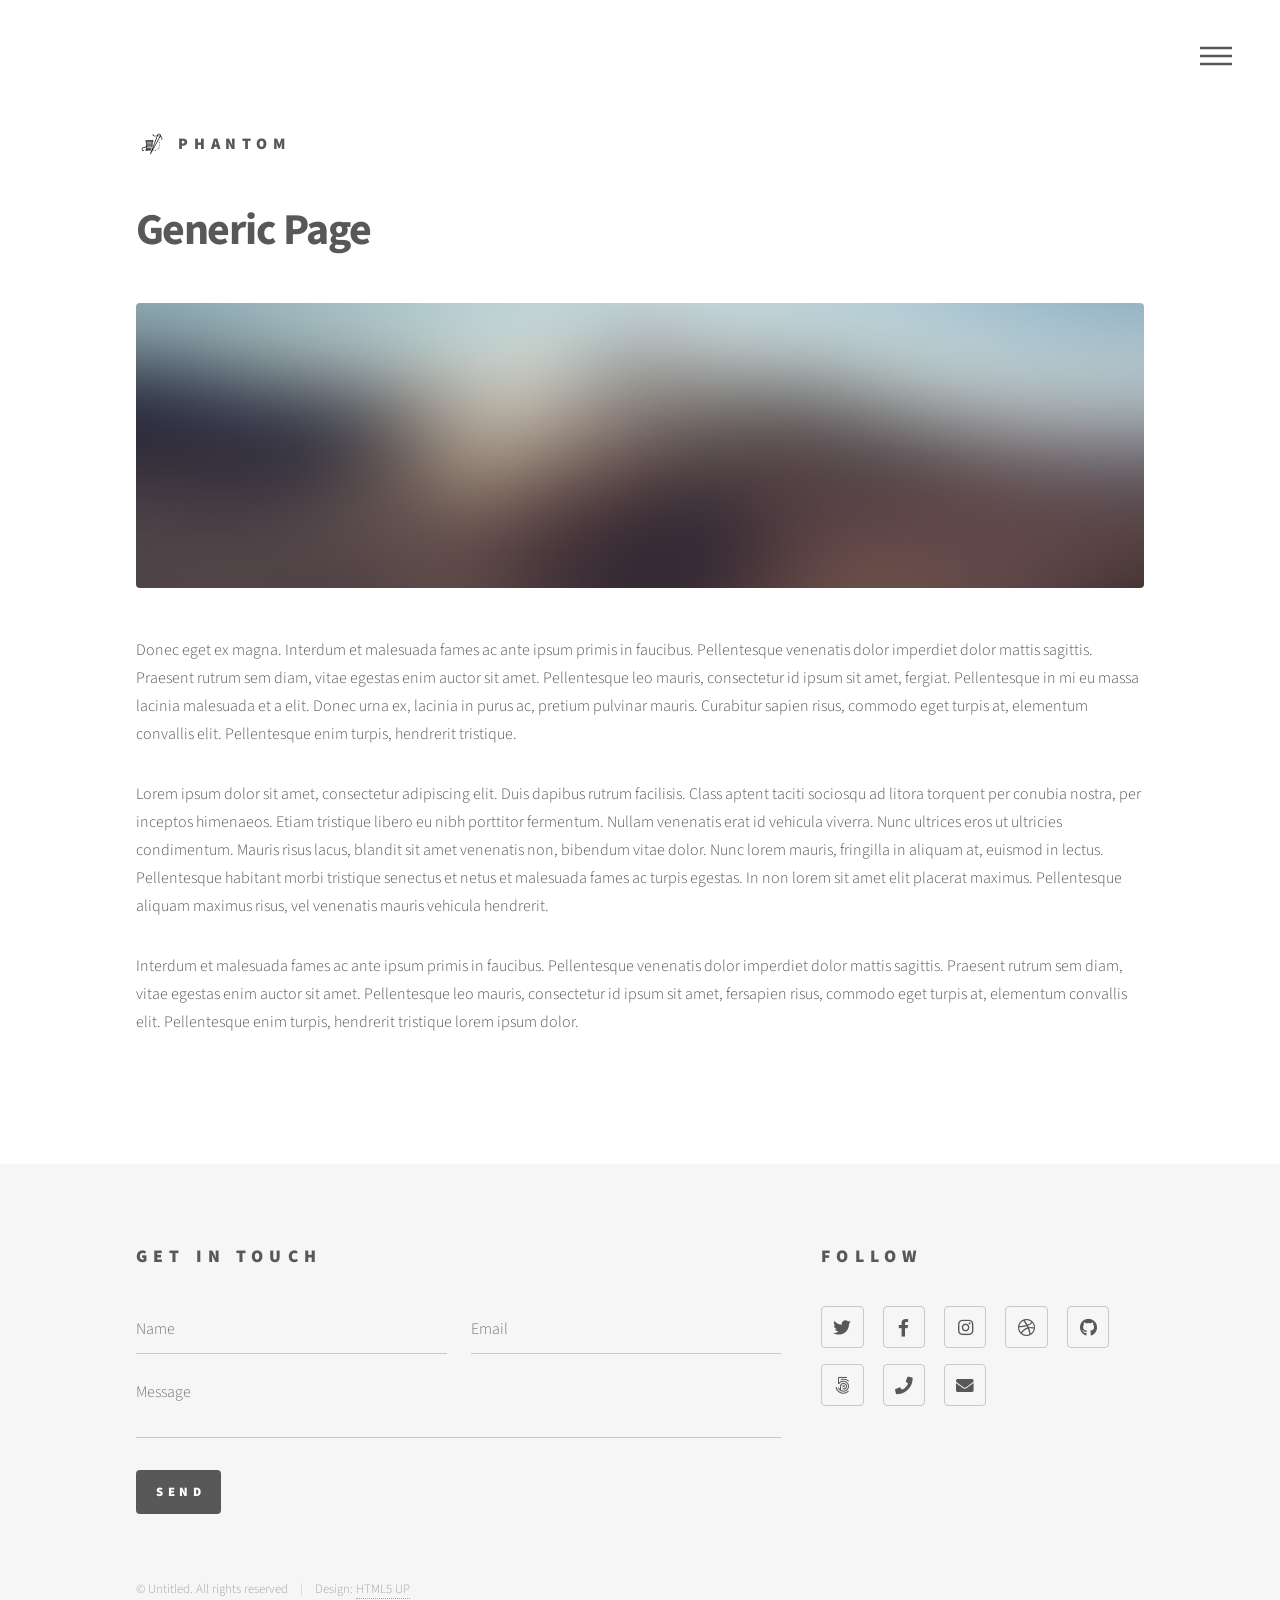
<file: talli-workshop-site/generic.html>
<!DOCTYPE HTML>
<!--
	Phantom by HTML5 UP
	html5up.net | @ajlkn
	Free for personal and commercial use under the CCA 3.0 license (html5up.net/license)
-->
<html>
	<head>
		<title>Generic - Phantom by HTML5 UP</title>
		<meta charset="utf-8" />
		<meta name="viewport" content="width=device-width, initial-scale=1, user-scalable=no" />
		<link rel="stylesheet" href="assets/css/main.css" />
		<noscript><link rel="stylesheet" href="assets/css/noscript.css" /></noscript>
	</head>
	<body class="is-preload">
		<!-- Wrapper -->
			<div id="wrapper">

				<!-- Header -->
					<header id="header">
						<div class="inner">

							<!-- Logo -->
								<a href="index.html" class="logo">
									<span class="symbol"><img src="images/logoTalli.png" alt="" /></span><span class="title">Phantom</span>
								</a>

							<!-- Nav -->
								<nav>
									<ul>
										<li><a href="#menu">Menu</a></li>
									</ul>
								</nav>

						</div>
					</header>

				<!-- Menu -->
					<nav id="menu">
						<h2>Menu</h2>
						<ul>
							<li><a href="index.html">Home</a></li>
							<li><a href="generic.html">Ipsum veroeros</a></li>
							<li><a href="generic.html">Tempus etiam</a></li>
							<li><a href="generic.html">Consequat dolor</a></li>
							<li><a href="elements.html">Elements</a></li>
						</ul>
					</nav>

				<!-- Main -->
					<div id="main">
						<div class="inner">
							<h1>Generic Page</h1>
							<span class="image main"><img src="images/pic13.jpg" alt="" /></span>
							<p>Donec eget ex magna. Interdum et malesuada fames ac ante ipsum primis in faucibus. Pellentesque venenatis dolor imperdiet dolor mattis sagittis. Praesent rutrum sem diam, vitae egestas enim auctor sit amet. Pellentesque leo mauris, consectetur id ipsum sit amet, fergiat. Pellentesque in mi eu massa lacinia malesuada et a elit. Donec urna ex, lacinia in purus ac, pretium pulvinar mauris. Curabitur sapien risus, commodo eget turpis at, elementum convallis elit. Pellentesque enim turpis, hendrerit tristique.</p>
							<p>Lorem ipsum dolor sit amet, consectetur adipiscing elit. Duis dapibus rutrum facilisis. Class aptent taciti sociosqu ad litora torquent per conubia nostra, per inceptos himenaeos. Etiam tristique libero eu nibh porttitor fermentum. Nullam venenatis erat id vehicula viverra. Nunc ultrices eros ut ultricies condimentum. Mauris risus lacus, blandit sit amet venenatis non, bibendum vitae dolor. Nunc lorem mauris, fringilla in aliquam at, euismod in lectus. Pellentesque habitant morbi tristique senectus et netus et malesuada fames ac turpis egestas. In non lorem sit amet elit placerat maximus. Pellentesque aliquam maximus risus, vel venenatis mauris vehicula hendrerit.</p>
							<p>Interdum et malesuada fames ac ante ipsum primis in faucibus. Pellentesque venenatis dolor imperdiet dolor mattis sagittis. Praesent rutrum sem diam, vitae egestas enim auctor sit amet. Pellentesque leo mauris, consectetur id ipsum sit amet, fersapien risus, commodo eget turpis at, elementum convallis elit. Pellentesque enim turpis, hendrerit tristique lorem ipsum dolor.</p>
						</div>
					</div>

				<!-- Footer -->
					<footer id="footer">
						<div class="inner">
							<section>
								<h2>Get in touch</h2>
								<form method="post" action="#">
									<div class="fields">
										<div class="field half">
											<input type="text" name="name" id="name" placeholder="Name" />
										</div>
										<div class="field half">
											<input type="email" name="email" id="email" placeholder="Email" />
										</div>
										<div class="field">
											<textarea name="message" id="message" placeholder="Message"></textarea>
										</div>
									</div>
									<ul class="actions">
										<li><input type="submit" value="Send" class="primary" /></li>
									</ul>
								</form>
							</section>
							<section>
								<h2>Follow</h2>
								<ul class="icons">
									<li><a href="#" class="icon brands style2 fa-twitter"><span class="label">Twitter</span></a></li>
									<li><a href="#" class="icon brands style2 fa-facebook-f"><span class="label">Facebook</span></a></li>
									<li><a href="#" class="icon brands style2 fa-instagram"><span class="label">Instagram</span></a></li>
									<li><a href="#" class="icon brands style2 fa-dribbble"><span class="label">Dribbble</span></a></li>
									<li><a href="#" class="icon brands style2 fa-github"><span class="label">GitHub</span></a></li>
									<li><a href="#" class="icon brands style2 fa-500px"><span class="label">500px</span></a></li>
									<li><a href="#" class="icon solid style2 fa-phone"><span class="label">Phone</span></a></li>
									<li><a href="#" class="icon solid style2 fa-envelope"><span class="label">Email</span></a></li>
								</ul>
							</section>
							<ul class="copyright">
								<li>&copy; Untitled. All rights reserved</li><li>Design: <a href="http://html5up.net">HTML5 UP</a></li>
							</ul>
						</div>
					</footer>

			</div>

		<!-- Scripts -->
			<script src="assets/js/jquery.min.js"></script>
			<script src="assets/js/browser.min.js"></script>
			<script src="assets/js/breakpoints.min.js"></script>
			<script src="assets/js/util.js"></script>
			<script src="assets/js/main.js"></script>

	</body>
</html>
</file>
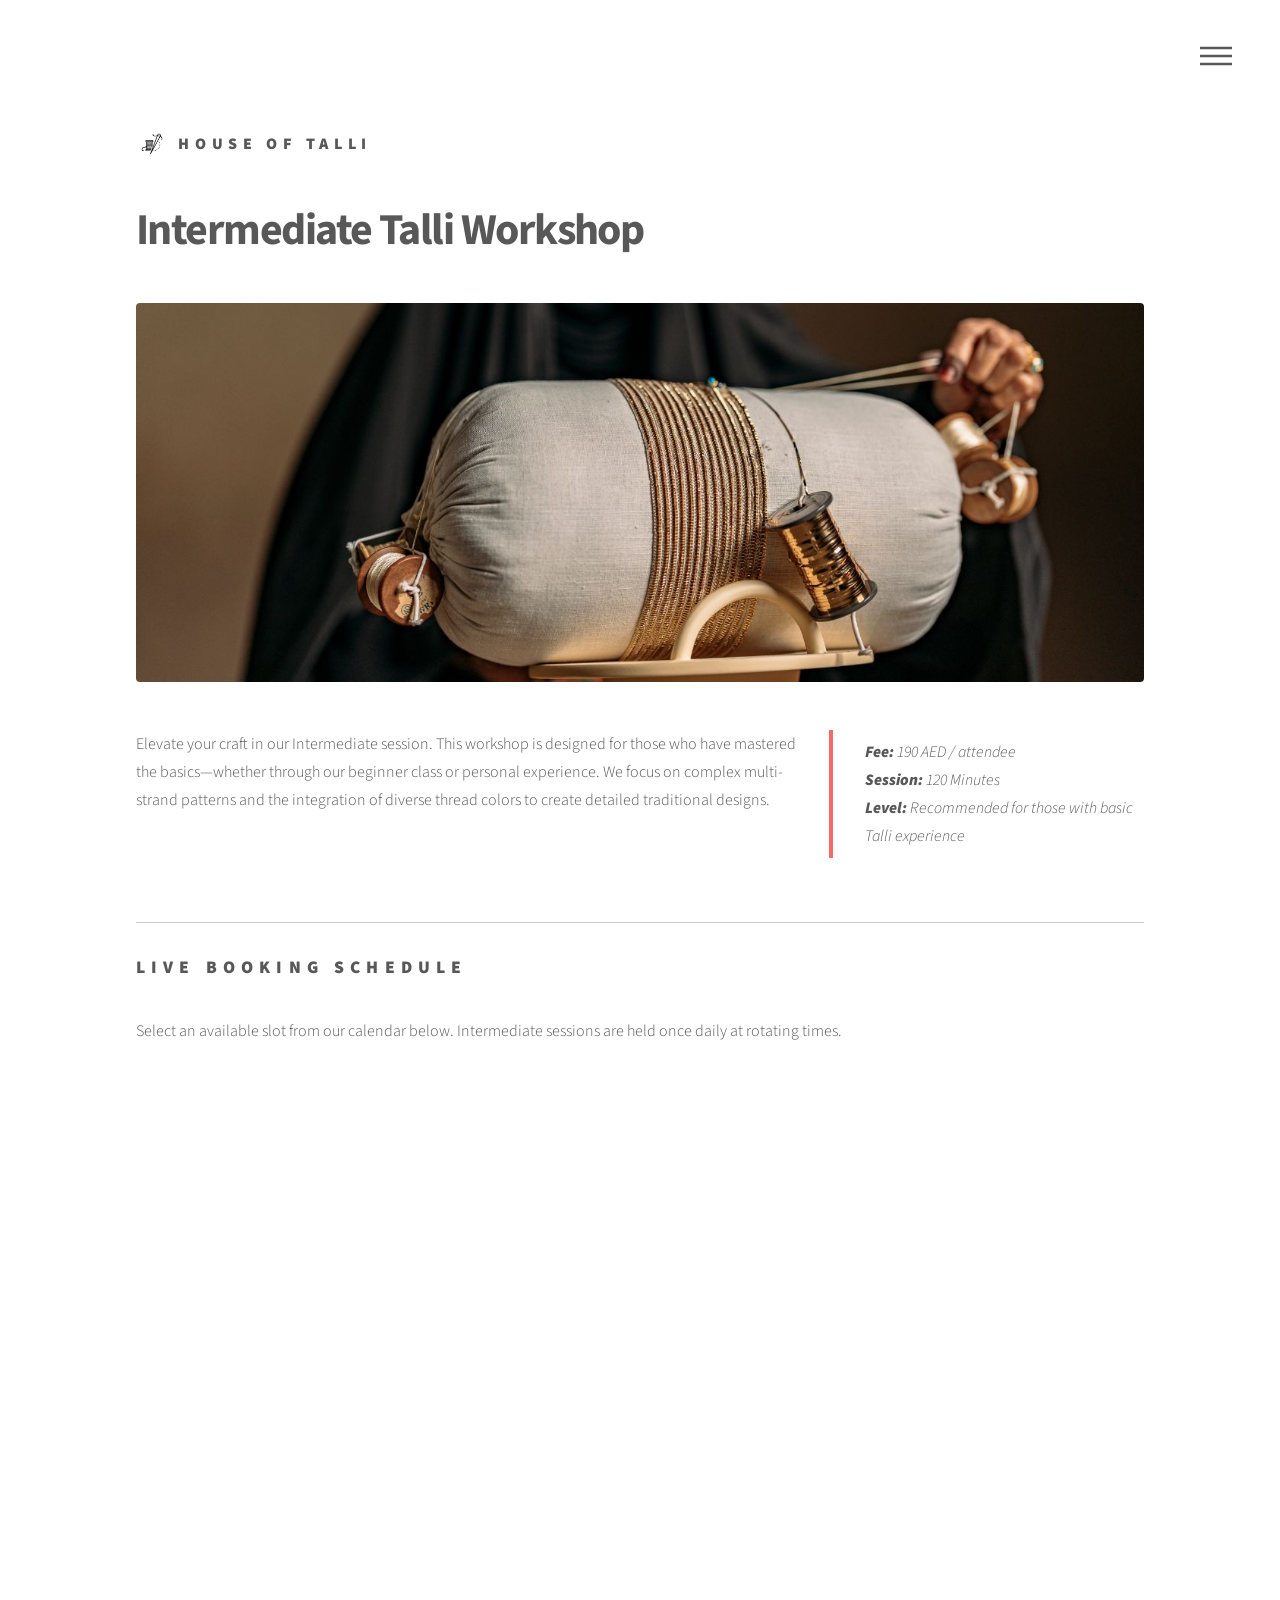
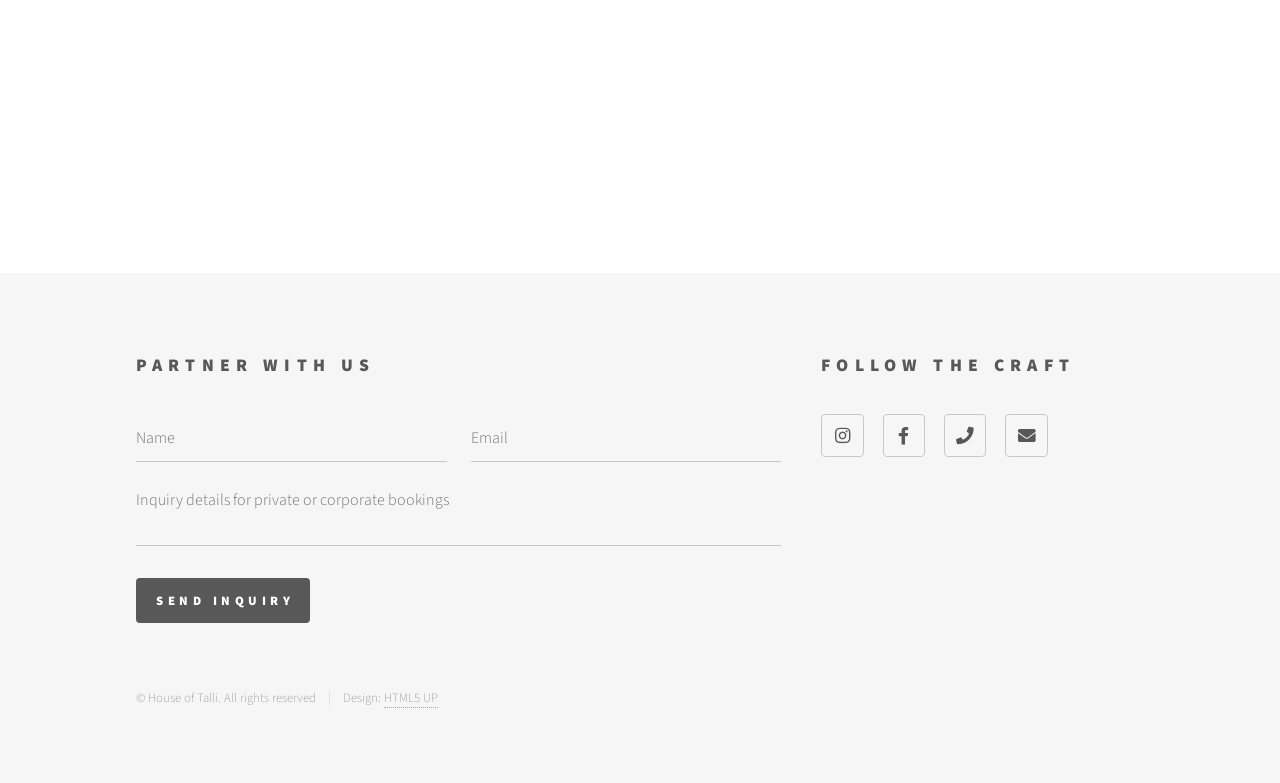
<file: talli-workshop-site/intermediate.html>
<!DOCTYPE HTML>
<html>
	<head>
		<title>Intermediate Workshop - House of Talli</title>
		<meta charset="utf-8" />
		<meta name="viewport" content="width=device-width, initial-scale=1, user-scalable=no" />
		<link rel="stylesheet" href="assets/css/main.css" />
		<noscript><link rel="stylesheet" href="assets/css/noscript.css" /></noscript>
	</head>
	<body class="is-preload">
		<div id="wrapper">

			<header id="header">
				<div class="inner">
					<a href="index.html" class="logo">
						<span class="symbol"><img src="images/logoTalli.png" alt="" /></span><span class="title">House of Talli</span>
					</a>
					<nav>
						<ul>
							<li><a href="#menu">Menu</a></li>
						</ul>
					</nav>
				</div>
			</header>

			<nav id="menu">
				<h2>Menu</h2>
				<ul>
					<li><a href="index.html">Home</a></li>
					<li><a href="beginner.html">Beginner Workshop</a></li>
					<li><a href="intermediate.html">Intermediate Workshop</a></li>
					<li><a href="advanced.html">Advanced Workshop</a></li>
					<li><a href="shop.html">Shop</a></li>
				</ul>
			</nav>

			<div id="main">
				<div class="inner">
					<h1>Intermediate Talli Workshop</h1>
					<span class="image main"><img src="images/intermediate_header.jpg" alt="Intermediate Talli Workshop" /></span>
					
					<div class="row">
						<div class="col-8 col-12-medium">
							<p>Elevate your craft in our Intermediate session. This workshop is designed for those who have mastered the basics—whether through our beginner class or personal experience. We focus on complex multi-strand patterns and the integration of diverse thread colors to create detailed traditional designs.</p>
						</div>
						<div class="col-4 col-12-medium">
							<blockquote style="border-color: #f56a6a;">
								<strong>Fee:</strong> 190 AED / attendee<br />
								<strong>Session:</strong> 120 Minutes<br />
								<strong>Level:</strong> Recommended for those with basic Talli experience
							</blockquote>
						</div>
					</div>

					<hr />

					<section>
						<h2>Live Booking Schedule</h2>
						<p>Select an available slot from our calendar below. Intermediate sessions are held once daily at rotating times.</p>
						
						<div class="calendly-inline-widget" data-url="https://calendly.com/ma9331-nyu/beginner-level-talli-workshop-clone?hide_event_type_details=1&hide_gdpr_banner=1" style="min-width:320px;height:700px;"></div>
						<script type="text/javascript" src="https://assets.calendly.com/assets/external/widget.js" async></script>
						</section>

				</div>
			</div>

			<footer id="footer">
				<div class="inner">
					<section>
						<h2>Partner with Us</h2>
						<form method="post" action="#">
							<div class="fields">
								<div class="field half">
									<input type="text" name="name" id="name" placeholder="Name" />
								</div>
								<div class="field half">
									<input type="email" name="email" id="email" placeholder="Email" />
								</div>
								<div class="field">
									<textarea name="message" id="message" placeholder="Inquiry details for private or corporate bookings" rows="3"></textarea>
								</div>
							</div>
							<ul class="actions">
								<li><input type="submit" value="Send Inquiry" class="primary" /></li>
							</ul>
						</form>
					</section>
					<section>
						<h2>Follow the Craft</h2>
						<ul class="icons">
							<li><a href="#" class="icon brands style2 fa-instagram"><span class="label">Instagram</span></a></li>
							<li><a href="#" class="icon brands style2 fa-facebook-f"><span class="label">Facebook</span></a></li>
							<li><a href="#" class="icon solid style2 fa-phone"><span class="label">Phone</span></a></li>
							<li><a href="#" class="icon solid style2 fa-envelope"><span class="label">Email</span></a></li>
						</ul>
					</section>
					<ul class="copyright">
						<li>&copy; House of Talli. All rights reserved</li><li>Design: <a href="http://html5up.net">HTML5 UP</a></li>
					</ul>
				</div>
			</footer>

		</div>

		<script src="assets/js/jquery.min.js"></script>
		<script src="assets/js/browser.min.js"></script>
		<script src="assets/js/breakpoints.min.js"></script>
		<script src="assets/js/util.js"></script>
		<script src="assets/js/main.js"></script>

	</body>
</html>
</file>
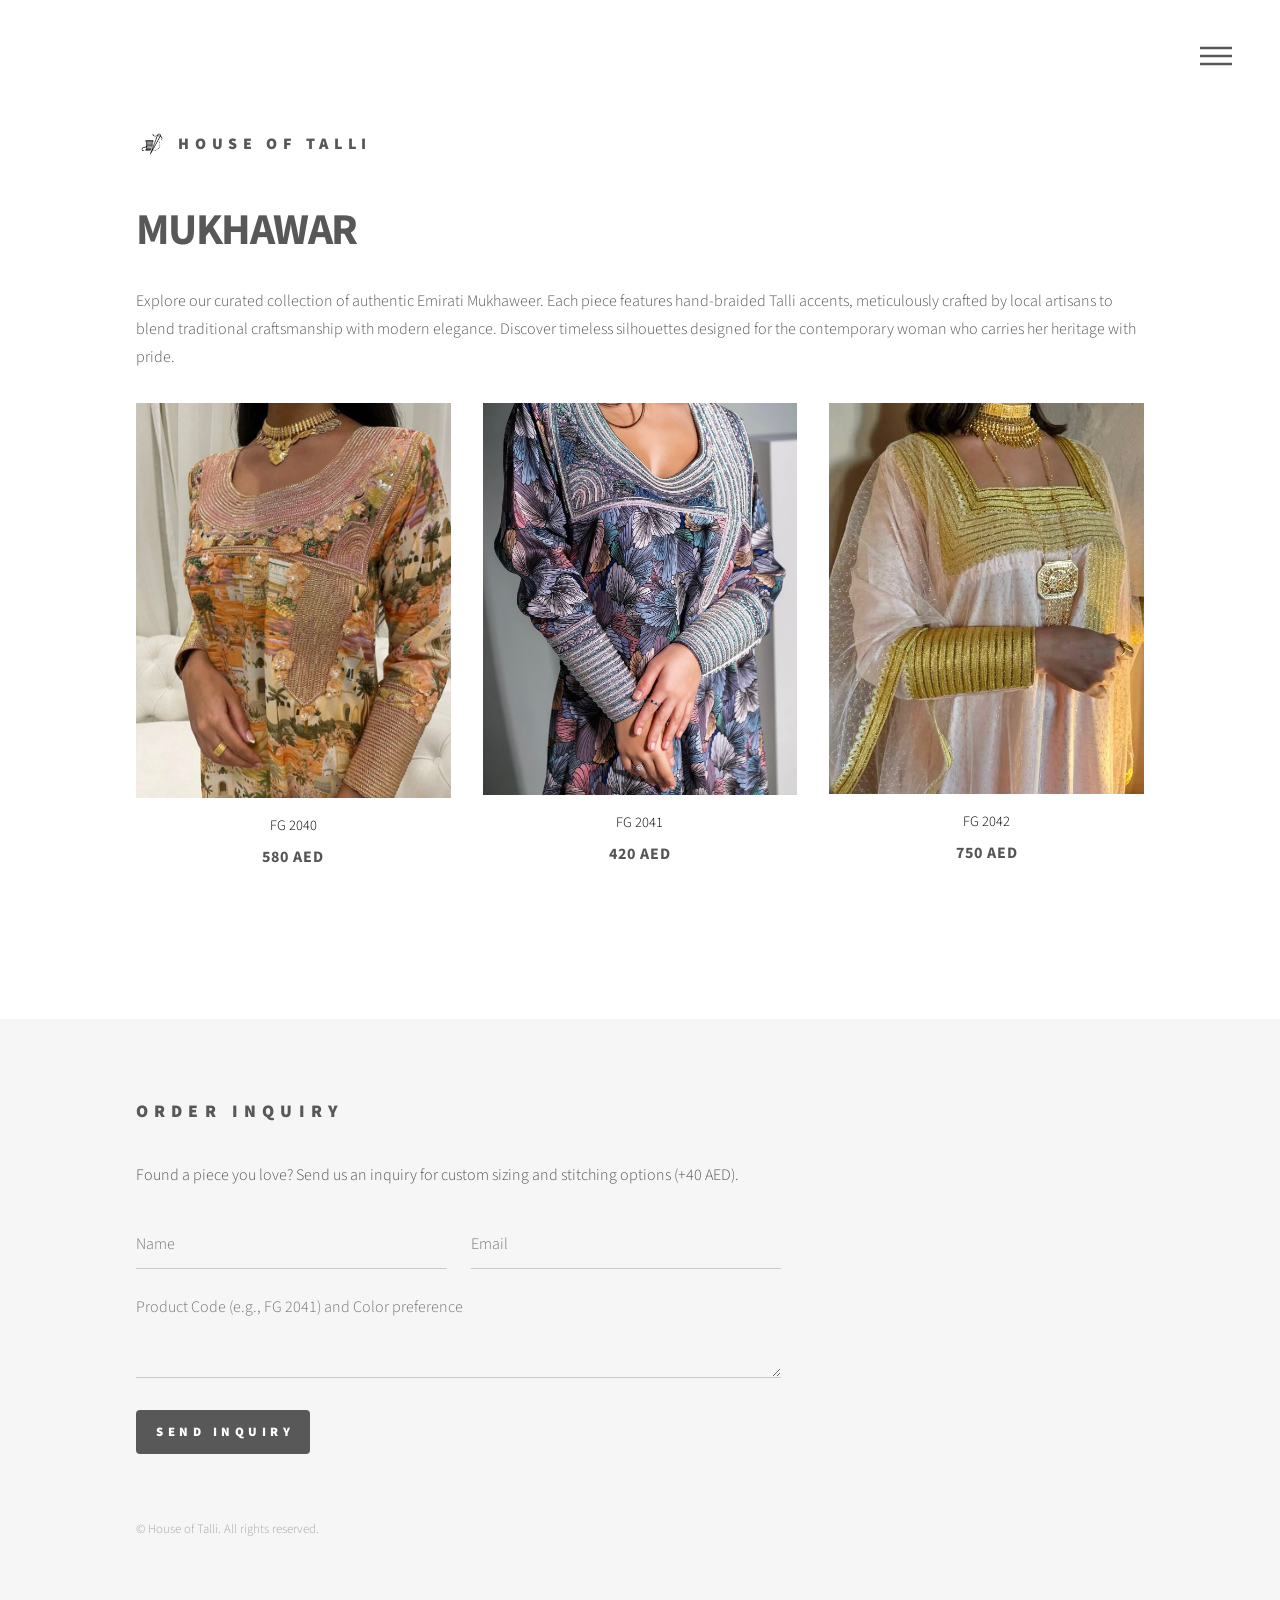
<file: talli-workshop-site/shop.html>
<!DOCTYPE HTML>
<html>
	<head>
		<title>Shop - House of Talli</title>
		<meta charset="utf-8" />
		<meta name="viewport" content="width=device-width, initial-scale=1, user-scalable=no" />
		<link rel="stylesheet" href="assets/css/main.css" />
		<noscript><link rel="stylesheet" href="assets/css/noscript.css" /></noscript>
		<style>
			/* Adding a little custom CSS to match your screenshot's clean look */
			.product-card { background: #fff; text-align: center; padding-bottom: 20px; margin-bottom: 2em; }
			.product-card img { width: 100%; height: auto; display: block; margin-bottom: 15px; }
			.product-price { color: #555; font-weight: bold; letter-spacing: 1px; }
			.product-title { font-size: 0.9em; text-transform: uppercase; margin-bottom: 5px; color: #000; }
		</style>
	</head>
	<body class="is-preload">
		<div id="wrapper">

			<header id="header">
				<div class="inner">
					<a href="index.html" class="logo">
						<span class="symbol"><img src="images/logoTalli.png" alt="" /></span><span class="title">House of Talli</span>
					</a>
					<nav>
						<ul>
							<li><a href="#menu">Menu</a></li>
						</ul>
					</nav>
				</div>
			</header>

			<nav id="menu">
				<h2>Menu</h2>
				<ul>
					<li><a href="index.html">Home</a></li>
					<li><a href="beginner.html">Beginner Workshop</a></li>
					<li><a href="intermediate.html">Intermediate Workshop</a></li>
					<li><a href="advanced.html">Advanced Workshop</a></li>
					<li><a href="shop.html">Shop</a></li>
				</ul>
			</nav>

			<div id="main">
				<div class="inner">
					<header>
						<h1>MUKHAWAR</h1>
						<p>Explore our curated collection of authentic Emirati Mukhaweer. Each piece features hand-braided Talli accents, meticulously crafted by local artisans to blend traditional craftsmanship with modern elegance. Discover timeless silhouettes designed for the contemporary woman who carries her heritage with pride.</p>
					</header>

					<div class="row">

						<div class="col-4 col-12-small">
							<div class="product-card">
								<a href="product-detail.html">
									<img src="images/clothes1.jpg" alt="FG 2040" />
									<div class="product-title">FG 2040</div>
									<div class="product-price">580 AED</div>
								</a>
							</div>
						</div>

						<div class="col-4 col-12-small">
							<div class="product-card">
								<a href="product-detail.html">
									<img src="images/clothes2.jpg" alt="FG 2041" />
									<div class="product-title">FG 2041</div>
									<div class="product-price">420 AED</div>
								</a>
							</div>
						</div>

						<div class="col-4 col-12-small">
							<div class="product-card">
								<a href="product-detail.html">
									<img src="images/clothes3.jpg" alt="FG 2042" />
									<div class="product-title">FG 2042</div>
									<div class="product-price">750 AED</div>
								</a>
							</div>
						</div>

					</div>
				</div>
			</div>

			<footer id="footer">
				<div class="inner">
					<section>
						<h2>Order Inquiry</h2>
						<p>Found a piece you love? Send us an inquiry for custom sizing and stitching options (+40 AED).</p>
						<form method="post" action="#">
							<div class="fields">
								<div class="field half">
									<input type="text" name="name" id="name" placeholder="Name" />
								</div>
								<div class="field half">
									<input type="email" name="email" id="email" placeholder="Email" />
								</div>
								<div class="field">
									<textarea name="message" id="message" placeholder="Product Code (e.g., FG 2041) and Color preference" rows="3"></textarea>
								</div>
							</div>
							<ul class="actions">
								<li><input type="submit" value="Send Inquiry" class="primary" /></li>
							</ul>
						</form>
					</section>
					<ul class="copyright">
						<li>&copy; House of Talli. All rights reserved.</li>
					</ul>
				</div>
			</footer>

		</div>

		<script src="assets/js/jquery.min.js"></script>
		<script src="assets/js/main.js"></script>

	</body>
</html>

<!-- <!DOCTYPE html>
<html lang="en">
<head>
    <meta charset="UTF-8">
    <meta name="viewport" content="width=device-width, initial-scale=1.0">
    <title>Document</title>
</head>
<body>
    <div class="table-wrapper">
    <table class="alt">
        <thead>
            <tr>
                <th>Item</th>
                <th>Description</th>
                <th>Price</th>
                <th>Action</th>
            </tr>
        </thead>
        <tbody>
            <tr>
                <td>Handmade Talli Braid (1m)</td>
                <td>Silver and Black 8-strand pattern.</td>
                <td>50 AED</td>
                <td><a href="#" class="button small">Buy Now</a></td>
            </tr>
            <tr>
                <td>Kajujah Starter Kit</td>
                <td>Includes pillow, stand, and basic threads.</td>
                <td>250 AED</td>
                <td><a href="#" class="button small">Buy Now</a></td>
            </tr>
        </tbody>
    </table>
</div>
</body>
</html> -->
</file>
<file: talli-workshop-site/assets/css/noscript.css>
/*
	Phantom by HTML5 UP
	html5up.net | @ajlkn
	Free for personal and commercial use under the CCA 3.0 license (html5up.net/license)
*/

/* Tiles */

	body.is-preload .tiles article {
		-moz-transform: none;
		-webkit-transform: none;
		-ms-transform: none;
		transform: none;
		opacity: 1;
	}
</file>
<file: talli-workshop-site/assets/css/main.css>
@import url(fontawesome-all.min.css);
@import url("https://fonts.googleapis.com/css?family=Source+Sans+Pro:300,700,900");

/*
	Phantom by HTML5 UP
	html5up.net | @ajlkn
	Free for personal and commercial use under the CCA 3.0 license (html5up.net/license)
*/

html, body, div, span, applet, object,
iframe, h1, h2, h3, h4, h5, h6, p, blockquote,
pre, a, abbr, acronym, address, big, cite,
code, del, dfn, em, img, ins, kbd, q, s, samp,
small, strike, strong, sub, sup, tt, var, b,
u, i, center, dl, dt, dd, ol, ul, li, fieldset,
form, label, legend, table, caption, tbody,
tfoot, thead, tr, th, td, article, aside,
canvas, details, embed, figure, figcaption,
footer, header, hgroup, menu, nav, output, ruby,
section, summary, time, mark, audio, video {
	margin: 0;
	padding: 0;
	border: 0;
	font-size: 100%;
	font: inherit;
	vertical-align: baseline;}

article, aside, details, figcaption, figure,
footer, header, hgroup, menu, nav, section {
	display: block;}

body {
	line-height: 1;
}

ol, ul {
	list-style: none;
}

blockquote, q {
	quotes: none;
}

	blockquote:before, blockquote:after, q:before, q:after {
		content: '';
		content: none;
	}

table {
	border-collapse: collapse;
	border-spacing: 0;
}

body {
	-webkit-text-size-adjust: none;
}

mark {
	background-color: transparent;
	color: inherit;
}

input::-moz-focus-inner {
	border: 0;
	padding: 0;
}

input, select, textarea {
	-moz-appearance: none;
	-webkit-appearance: none;
	-ms-appearance: none;
	appearance: none;
}

/* Basic */

	@-ms-viewport {
		width: device-width;
	}

	body {
		-ms-overflow-style: scrollbar;
	}

	@media screen and (max-width: 480px) {

		html, body {
			min-width: 320px;
		}

	}

	html {
		box-sizing: border-box;
	}

	*, *:before, *:after {
		box-sizing: inherit;
	}

	body {
		background: #ffffff;
	}

		body.is-preload *, body.is-preload *:before, body.is-preload *:after {
			-moz-animation: none !important;
			-webkit-animation: none !important;
			-ms-animation: none !important;
			animation: none !important;
			-moz-transition: none !important;
			-webkit-transition: none !important;
			-ms-transition: none !important;
			transition: none !important;
		}

/* Type */

	body, input, select, textarea {
		color: #585858;
		font-family: "Source Sans Pro", Helvetica, sans-serif;
		font-size: 16pt;
		font-weight: 300;
		line-height: 1.75;
	}

		@media screen and (max-width: 1680px) {

			body, input, select, textarea {
				font-size: 14pt;
			}

		}

		@media screen and (max-width: 1280px) {

			body, input, select, textarea {
				font-size: 12pt;
			}

		}

	a {
		-moz-transition: border-bottom-color 0.2s ease, color 0.2s ease;
		-webkit-transition: border-bottom-color 0.2s ease, color 0.2s ease;
		-ms-transition: border-bottom-color 0.2s ease, color 0.2s ease;
		transition: border-bottom-color 0.2s ease, color 0.2s ease;
		text-decoration: none;
		color: #585858;
		border-bottom: dotted 1px rgba(88, 88, 88, 0.5);
	}

		a:hover {
			border-bottom-color: transparent;
			color: #f2849e !important;
		}

	strong, b {
		font-weight: 900;
	}

	em, i {
		font-style: italic;
	}

	p {
		margin: 0 0 2em 0;
	}

	h1 {
		font-size: 2.75em;
		font-weight: 700;
		line-height: 1.3;
		margin: 0 0 1em 0;
		letter-spacing: -0.035em;
	}

		h1 a {
			color: inherit;
		}

		@media screen and (max-width: 736px) {

			h1 {
				font-size: 2em;
				margin: 0 0 1em 0;
			}

		}

		@media screen and (max-width: 360px) {

			h1 {
				font-size: 1.75em;
			}

		}

	h2, h3, h4, h5, h6 {
		font-weight: 900;
		line-height: 1.5;
		margin: 0 0 2em 0;
		text-transform: uppercase;
		letter-spacing: 0.35em;
	}

		h2 a, h3 a, h4 a, h5 a, h6 a {
			color: inherit;
		}

	h2 {
		font-size: 1.1em;
	}

	h3 {
		font-size: 1em;
	}

	h4 {
		font-size: 0.8em;
	}

	h5 {
		font-size: 0.8em;
	}

	h6 {
		font-size: 0.8em;
	}

	@media screen and (max-width: 980px) {

		h1 br, h2 br, h3 br, h4 br, h5 br, h6 br {
			display: none;
		}

	}

	@media screen and (max-width: 736px) {

		h2 {
			font-size: 1em;
		}

		h3 {
			font-size: 0.8em;
		}

	}

	sub {
		font-size: 0.8em;
		position: relative;
		top: 0.5em;
	}

	sup {
		font-size: 0.8em;
		position: relative;
		top: -0.5em;
	}

	blockquote {
		border-left: solid 4px #c9c9c9;
		font-style: italic;
		margin: 0 0 2em 0;
		padding: 0.5em 0 0.5em 2em;
	}

	code {
		background: rgba(144, 144, 144, 0.075);
		border-radius: 4px;
		border: solid 1px #c9c9c9;
		font-family: "Courier New", monospace;
		font-size: 0.9em;
		margin: 0 0.25em;
		padding: 0.25em 0.65em;
	}

	pre {
		-webkit-overflow-scrolling: touch;
		font-family: "Courier New", monospace;
		font-size: 0.9em;
		margin: 0 0 2em 0;
	}

		pre code {
			display: block;
			line-height: 1.75;
			padding: 1em 1.5em;
			overflow-x: auto;
		}

	hr {
		border: 0;
		border-bottom: solid 1px #c9c9c9;
		margin: 2em 0;
	}

		hr.major {
			margin: 3em 0;
		}

	.align-left {
		text-align: left;
	}

	.align-center {
		text-align: center;
	}

	.align-right {
		text-align: right;
	}

/* Row */

	.row {
		display: flex;
		flex-wrap: wrap;
		box-sizing: border-box;
		align-items: stretch;
	}

		.row > * {
			box-sizing: border-box;
		}

		.row.gtr-uniform > * > :last-child {
			margin-bottom: 0;
		}

		.row.aln-left {
			justify-content: flex-start;
		}

		.row.aln-center {
			justify-content: center;
		}

		.row.aln-right {
			justify-content: flex-end;
		}

		.row.aln-top {
			align-items: flex-start;
		}

		.row.aln-middle {
			align-items: center;
		}

		.row.aln-bottom {
			align-items: flex-end;
		}

		.row > .imp {
			order: -1;
		}

		.row > .col-1 {
			width: 8.33333%;
		}

		.row > .off-1 {
			margin-left: 8.33333%;
		}

		.row > .col-2 {
			width: 16.66667%;
		}

		.row > .off-2 {
			margin-left: 16.66667%;
		}

		.row > .col-3 {
			width: 25%;
		}

		.row > .off-3 {
			margin-left: 25%;
		}

		.row > .col-4 {
			width: 33.33333%;
		}

		.row > .off-4 {
			margin-left: 33.33333%;
		}

		.row > .col-5 {
			width: 41.66667%;
		}

		.row > .off-5 {
			margin-left: 41.66667%;
		}

		.row > .col-6 {
			width: 50%;
		}

		.row > .off-6 {
			margin-left: 50%;
		}

		.row > .col-7 {
			width: 58.33333%;
		}

		.row > .off-7 {
			margin-left: 58.33333%;
		}

		.row > .col-8 {
			width: 66.66667%;
		}

		.row > .off-8 {
			margin-left: 66.66667%;
		}

		.row > .col-9 {
			width: 75%;
		}

		.row > .off-9 {
			margin-left: 75%;
		}

		.row > .col-10 {
			width: 83.33333%;
		}

		.row > .off-10 {
			margin-left: 83.33333%;
		}

		.row > .col-11 {
			width: 91.66667%;
		}

		.row > .off-11 {
			margin-left: 91.66667%;
		}

		.row > .col-12 {
			width: 100%;
		}

		.row > .off-12 {
			margin-left: 100%;
		}

		.row.gtr-0 {
			margin-top: 0;
			margin-left: 0em;
		}

			.row.gtr-0 > * {
				padding: 0 0 0 0em;
			}

			.row.gtr-0.gtr-uniform {
				margin-top: 0em;
			}

				.row.gtr-0.gtr-uniform > * {
					padding-top: 0em;
				}

		.row.gtr-25 {
			margin-top: 0;
			margin-left: -0.5em;
		}

			.row.gtr-25 > * {
				padding: 0 0 0 0.5em;
			}

			.row.gtr-25.gtr-uniform {
				margin-top: -0.5em;
			}

				.row.gtr-25.gtr-uniform > * {
					padding-top: 0.5em;
				}

		.row.gtr-50 {
			margin-top: 0;
			margin-left: -1em;
		}

			.row.gtr-50 > * {
				padding: 0 0 0 1em;
			}

			.row.gtr-50.gtr-uniform {
				margin-top: -1em;
			}

				.row.gtr-50.gtr-uniform > * {
					padding-top: 1em;
				}

		.row {
			margin-top: 0;
			margin-left: -2em;
		}

			.row > * {
				padding: 0 0 0 2em;
			}

			.row.gtr-uniform {
				margin-top: -2em;
			}

				.row.gtr-uniform > * {
					padding-top: 2em;
				}

		.row.gtr-150 {
			margin-top: 0;
			margin-left: -3em;
		}

			.row.gtr-150 > * {
				padding: 0 0 0 3em;
			}

			.row.gtr-150.gtr-uniform {
				margin-top: -3em;
			}

				.row.gtr-150.gtr-uniform > * {
					padding-top: 3em;
				}

		.row.gtr-200 {
			margin-top: 0;
			margin-left: -4em;
		}

			.row.gtr-200 > * {
				padding: 0 0 0 4em;
			}

			.row.gtr-200.gtr-uniform {
				margin-top: -4em;
			}

				.row.gtr-200.gtr-uniform > * {
					padding-top: 4em;
				}

		@media screen and (max-width: 1680px) {

			.row {
				display: flex;
				flex-wrap: wrap;
				box-sizing: border-box;
				align-items: stretch;
			}

				.row > * {
					box-sizing: border-box;
				}

				.row.gtr-uniform > * > :last-child {
					margin-bottom: 0;
				}

				.row.aln-left {
					justify-content: flex-start;
				}

				.row.aln-center {
					justify-content: center;
				}

				.row.aln-right {
					justify-content: flex-end;
				}

				.row.aln-top {
					align-items: flex-start;
				}

				.row.aln-middle {
					align-items: center;
				}

				.row.aln-bottom {
					align-items: flex-end;
				}

				.row > .imp-xlarge {
					order: -1;
				}

				.row > .col-1-xlarge {
					width: 8.33333%;
				}

				.row > .off-1-xlarge {
					margin-left: 8.33333%;
				}

				.row > .col-2-xlarge {
					width: 16.66667%;
				}

				.row > .off-2-xlarge {
					margin-left: 16.66667%;
				}

				.row > .col-3-xlarge {
					width: 25%;
				}

				.row > .off-3-xlarge {
					margin-left: 25%;
				}

				.row > .col-4-xlarge {
					width: 33.33333%;
				}

				.row > .off-4-xlarge {
					margin-left: 33.33333%;
				}

				.row > .col-5-xlarge {
					width: 41.66667%;
				}

				.row > .off-5-xlarge {
					margin-left: 41.66667%;
				}

				.row > .col-6-xlarge {
					width: 50%;
				}

				.row > .off-6-xlarge {
					margin-left: 50%;
				}

				.row > .col-7-xlarge {
					width: 58.33333%;
				}

				.row > .off-7-xlarge {
					margin-left: 58.33333%;
				}

				.row > .col-8-xlarge {
					width: 66.66667%;
				}

				.row > .off-8-xlarge {
					margin-left: 66.66667%;
				}

				.row > .col-9-xlarge {
					width: 75%;
				}

				.row > .off-9-xlarge {
					margin-left: 75%;
				}

				.row > .col-10-xlarge {
					width: 83.33333%;
				}

				.row > .off-10-xlarge {
					margin-left: 83.33333%;
				}

				.row > .col-11-xlarge {
					width: 91.66667%;
				}

				.row > .off-11-xlarge {
					margin-left: 91.66667%;
				}

				.row > .col-12-xlarge {
					width: 100%;
				}

				.row > .off-12-xlarge {
					margin-left: 100%;
				}

				.row.gtr-0 {
					margin-top: 0;
					margin-left: 0em;
				}

					.row.gtr-0 > * {
						padding: 0 0 0 0em;
					}

					.row.gtr-0.gtr-uniform {
						margin-top: 0em;
					}

						.row.gtr-0.gtr-uniform > * {
							padding-top: 0em;
						}

				.row.gtr-25 {
					margin-top: 0;
					margin-left: -0.5em;
				}

					.row.gtr-25 > * {
						padding: 0 0 0 0.5em;
					}

					.row.gtr-25.gtr-uniform {
						margin-top: -0.5em;
					}

						.row.gtr-25.gtr-uniform > * {
							padding-top: 0.5em;
						}

				.row.gtr-50 {
					margin-top: 0;
					margin-left: -1em;
				}

					.row.gtr-50 > * {
						padding: 0 0 0 1em;
					}

					.row.gtr-50.gtr-uniform {
						margin-top: -1em;
					}

						.row.gtr-50.gtr-uniform > * {
							padding-top: 1em;
						}

				.row {
					margin-top: 0;
					margin-left: -2em;
				}

					.row > * {
						padding: 0 0 0 2em;
					}

					.row.gtr-uniform {
						margin-top: -2em;
					}

						.row.gtr-uniform > * {
							padding-top: 2em;
						}

				.row.gtr-150 {
					margin-top: 0;
					margin-left: -3em;
				}

					.row.gtr-150 > * {
						padding: 0 0 0 3em;
					}

					.row.gtr-150.gtr-uniform {
						margin-top: -3em;
					}

						.row.gtr-150.gtr-uniform > * {
							padding-top: 3em;
						}

				.row.gtr-200 {
					margin-top: 0;
					margin-left: -4em;
				}

					.row.gtr-200 > * {
						padding: 0 0 0 4em;
					}

					.row.gtr-200.gtr-uniform {
						margin-top: -4em;
					}

						.row.gtr-200.gtr-uniform > * {
							padding-top: 4em;
						}

		}

		@media screen and (max-width: 1280px) {

			.row {
				display: flex;
				flex-wrap: wrap;
				box-sizing: border-box;
				align-items: stretch;
			}

				.row > * {
					box-sizing: border-box;
				}

				.row.gtr-uniform > * > :last-child {
					margin-bottom: 0;
				}

				.row.aln-left {
					justify-content: flex-start;
				}

				.row.aln-center {
					justify-content: center;
				}

				.row.aln-right {
					justify-content: flex-end;
				}

				.row.aln-top {
					align-items: flex-start;
				}

				.row.aln-middle {
					align-items: center;
				}

				.row.aln-bottom {
					align-items: flex-end;
				}

				.row > .imp-large {
					order: -1;
				}

				.row > .col-1-large {
					width: 8.33333%;
				}

				.row > .off-1-large {
					margin-left: 8.33333%;
				}

				.row > .col-2-large {
					width: 16.66667%;
				}

				.row > .off-2-large {
					margin-left: 16.66667%;
				}

				.row > .col-3-large {
					width: 25%;
				}

				.row > .off-3-large {
					margin-left: 25%;
				}

				.row > .col-4-large {
					width: 33.33333%;
				}

				.row > .off-4-large {
					margin-left: 33.33333%;
				}

				.row > .col-5-large {
					width: 41.66667%;
				}

				.row > .off-5-large {
					margin-left: 41.66667%;
				}

				.row > .col-6-large {
					width: 50%;
				}

				.row > .off-6-large {
					margin-left: 50%;
				}

				.row > .col-7-large {
					width: 58.33333%;
				}

				.row > .off-7-large {
					margin-left: 58.33333%;
				}

				.row > .col-8-large {
					width: 66.66667%;
				}

				.row > .off-8-large {
					margin-left: 66.66667%;
				}

				.row > .col-9-large {
					width: 75%;
				}

				.row > .off-9-large {
					margin-left: 75%;
				}

				.row > .col-10-large {
					width: 83.33333%;
				}

				.row > .off-10-large {
					margin-left: 83.33333%;
				}

				.row > .col-11-large {
					width: 91.66667%;
				}

				.row > .off-11-large {
					margin-left: 91.66667%;
				}

				.row > .col-12-large {
					width: 100%;
				}

				.row > .off-12-large {
					margin-left: 100%;
				}

				.row.gtr-0 {
					margin-top: 0;
					margin-left: 0em;
				}

					.row.gtr-0 > * {
						padding: 0 0 0 0em;
					}

					.row.gtr-0.gtr-uniform {
						margin-top: 0em;
					}

						.row.gtr-0.gtr-uniform > * {
							padding-top: 0em;
						}

				.row.gtr-25 {
					margin-top: 0;
					margin-left: -0.5em;
				}

					.row.gtr-25 > * {
						padding: 0 0 0 0.5em;
					}

					.row.gtr-25.gtr-uniform {
						margin-top: -0.5em;
					}

						.row.gtr-25.gtr-uniform > * {
							padding-top: 0.5em;
						}

				.row.gtr-50 {
					margin-top: 0;
					margin-left: -1em;
				}

					.row.gtr-50 > * {
						padding: 0 0 0 1em;
					}

					.row.gtr-50.gtr-uniform {
						margin-top: -1em;
					}

						.row.gtr-50.gtr-uniform > * {
							padding-top: 1em;
						}

				.row {
					margin-top: 0;
					margin-left: -2em;
				}

					.row > * {
						padding: 0 0 0 2em;
					}

					.row.gtr-uniform {
						margin-top: -2em;
					}

						.row.gtr-uniform > * {
							padding-top: 2em;
						}

				.row.gtr-150 {
					margin-top: 0;
					margin-left: -3em;
				}

					.row.gtr-150 > * {
						padding: 0 0 0 3em;
					}

					.row.gtr-150.gtr-uniform {
						margin-top: -3em;
					}

						.row.gtr-150.gtr-uniform > * {
							padding-top: 3em;
						}

				.row.gtr-200 {
					margin-top: 0;
					margin-left: -4em;
				}

					.row.gtr-200 > * {
						padding: 0 0 0 4em;
					}

					.row.gtr-200.gtr-uniform {
						margin-top: -4em;
					}

						.row.gtr-200.gtr-uniform > * {
							padding-top: 4em;
						}

		}

		@media screen and (max-width: 980px) {

			.row {
				display: flex;
				flex-wrap: wrap;
				box-sizing: border-box;
				align-items: stretch;
			}

				.row > * {
					box-sizing: border-box;
				}

				.row.gtr-uniform > * > :last-child {
					margin-bottom: 0;
				}

				.row.aln-left {
					justify-content: flex-start;
				}

				.row.aln-center {
					justify-content: center;
				}

				.row.aln-right {
					justify-content: flex-end;
				}

				.row.aln-top {
					align-items: flex-start;
				}

				.row.aln-middle {
					align-items: center;
				}

				.row.aln-bottom {
					align-items: flex-end;
				}

				.row > .imp-medium {
					order: -1;
				}

				.row > .col-1-medium {
					width: 8.33333%;
				}

				.row > .off-1-medium {
					margin-left: 8.33333%;
				}

				.row > .col-2-medium {
					width: 16.66667%;
				}

				.row > .off-2-medium {
					margin-left: 16.66667%;
				}

				.row > .col-3-medium {
					width: 25%;
				}

				.row > .off-3-medium {
					margin-left: 25%;
				}

				.row > .col-4-medium {
					width: 33.33333%;
				}

				.row > .off-4-medium {
					margin-left: 33.33333%;
				}

				.row > .col-5-medium {
					width: 41.66667%;
				}

				.row > .off-5-medium {
					margin-left: 41.66667%;
				}

				.row > .col-6-medium {
					width: 50%;
				}

				.row > .off-6-medium {
					margin-left: 50%;
				}

				.row > .col-7-medium {
					width: 58.33333%;
				}

				.row > .off-7-medium {
					margin-left: 58.33333%;
				}

				.row > .col-8-medium {
					width: 66.66667%;
				}

				.row > .off-8-medium {
					margin-left: 66.66667%;
				}

				.row > .col-9-medium {
					width: 75%;
				}

				.row > .off-9-medium {
					margin-left: 75%;
				}

				.row > .col-10-medium {
					width: 83.33333%;
				}

				.row > .off-10-medium {
					margin-left: 83.33333%;
				}

				.row > .col-11-medium {
					width: 91.66667%;
				}

				.row > .off-11-medium {
					margin-left: 91.66667%;
				}

				.row > .col-12-medium {
					width: 100%;
				}

				.row > .off-12-medium {
					margin-left: 100%;
				}

				.row.gtr-0 {
					margin-top: 0;
					margin-left: 0em;
				}

					.row.gtr-0 > * {
						padding: 0 0 0 0em;
					}

					.row.gtr-0.gtr-uniform {
						margin-top: 0em;
					}

						.row.gtr-0.gtr-uniform > * {
							padding-top: 0em;
						}

				.row.gtr-25 {
					margin-top: 0;
					margin-left: -0.375em;
				}

					.row.gtr-25 > * {
						padding: 0 0 0 0.375em;
					}

					.row.gtr-25.gtr-uniform {
						margin-top: -0.375em;
					}

						.row.gtr-25.gtr-uniform > * {
							padding-top: 0.375em;
						}

				.row.gtr-50 {
					margin-top: 0;
					margin-left: -0.75em;
				}

					.row.gtr-50 > * {
						padding: 0 0 0 0.75em;
					}

					.row.gtr-50.gtr-uniform {
						margin-top: -0.75em;
					}

						.row.gtr-50.gtr-uniform > * {
							padding-top: 0.75em;
						}

				.row {
					margin-top: 0;
					margin-left: -1.5em;
				}

					.row > * {
						padding: 0 0 0 1.5em;
					}

					.row.gtr-uniform {
						margin-top: -1.5em;
					}

						.row.gtr-uniform > * {
							padding-top: 1.5em;
						}

				.row.gtr-150 {
					margin-top: 0;
					margin-left: -2.25em;
				}

					.row.gtr-150 > * {
						padding: 0 0 0 2.25em;
					}

					.row.gtr-150.gtr-uniform {
						margin-top: -2.25em;
					}

						.row.gtr-150.gtr-uniform > * {
							padding-top: 2.25em;
						}

				.row.gtr-200 {
					margin-top: 0;
					margin-left: -3em;
				}

					.row.gtr-200 > * {
						padding: 0 0 0 3em;
					}

					.row.gtr-200.gtr-uniform {
						margin-top: -3em;
					}

						.row.gtr-200.gtr-uniform > * {
							padding-top: 3em;
						}

		}

		@media screen and (max-width: 736px) {

			.row {
				display: flex;
				flex-wrap: wrap;
				box-sizing: border-box;
				align-items: stretch;
			}

				.row > * {
					box-sizing: border-box;
				}

				.row.gtr-uniform > * > :last-child {
					margin-bottom: 0;
				}

				.row.aln-left {
					justify-content: flex-start;
				}

				.row.aln-center {
					justify-content: center;
				}

				.row.aln-right {
					justify-content: flex-end;
				}

				.row.aln-top {
					align-items: flex-start;
				}

				.row.aln-middle {
					align-items: center;
				}

				.row.aln-bottom {
					align-items: flex-end;
				}

				.row > .imp-small {
					order: -1;
				}

				.row > .col-1-small {
					width: 8.33333%;
				}

				.row > .off-1-small {
					margin-left: 8.33333%;
				}

				.row > .col-2-small {
					width: 16.66667%;
				}

				.row > .off-2-small {
					margin-left: 16.66667%;
				}

				.row > .col-3-small {
					width: 25%;
				}

				.row > .off-3-small {
					margin-left: 25%;
				}

				.row > .col-4-small {
					width: 33.33333%;
				}

				.row > .off-4-small {
					margin-left: 33.33333%;
				}

				.row > .col-5-small {
					width: 41.66667%;
				}

				.row > .off-5-small {
					margin-left: 41.66667%;
				}

				.row > .col-6-small {
					width: 50%;
				}

				.row > .off-6-small {
					margin-left: 50%;
				}

				.row > .col-7-small {
					width: 58.33333%;
				}

				.row > .off-7-small {
					margin-left: 58.33333%;
				}

				.row > .col-8-small {
					width: 66.66667%;
				}

				.row > .off-8-small {
					margin-left: 66.66667%;
				}

				.row > .col-9-small {
					width: 75%;
				}

				.row > .off-9-small {
					margin-left: 75%;
				}

				.row > .col-10-small {
					width: 83.33333%;
				}

				.row > .off-10-small {
					margin-left: 83.33333%;
				}

				.row > .col-11-small {
					width: 91.66667%;
				}

				.row > .off-11-small {
					margin-left: 91.66667%;
				}

				.row > .col-12-small {
					width: 100%;
				}

				.row > .off-12-small {
					margin-left: 100%;
				}

				.row.gtr-0 {
					margin-top: 0;
					margin-left: 0em;
				}

					.row.gtr-0 > * {
						padding: 0 0 0 0em;
					}

					.row.gtr-0.gtr-uniform {
						margin-top: 0em;
					}

						.row.gtr-0.gtr-uniform > * {
							padding-top: 0em;
						}

				.row.gtr-25 {
					margin-top: 0;
					margin-left: -0.25em;
				}

					.row.gtr-25 > * {
						padding: 0 0 0 0.25em;
					}

					.row.gtr-25.gtr-uniform {
						margin-top: -0.25em;
					}

						.row.gtr-25.gtr-uniform > * {
							padding-top: 0.25em;
						}

				.row.gtr-50 {
					margin-top: 0;
					margin-left: -0.5em;
				}

					.row.gtr-50 > * {
						padding: 0 0 0 0.5em;
					}

					.row.gtr-50.gtr-uniform {
						margin-top: -0.5em;
					}

						.row.gtr-50.gtr-uniform > * {
							padding-top: 0.5em;
						}

				.row {
					margin-top: 0;
					margin-left: -1em;
				}

					.row > * {
						padding: 0 0 0 1em;
					}

					.row.gtr-uniform {
						margin-top: -1em;
					}

						.row.gtr-uniform > * {
							padding-top: 1em;
						}

				.row.gtr-150 {
					margin-top: 0;
					margin-left: -1.5em;
				}

					.row.gtr-150 > * {
						padding: 0 0 0 1.5em;
					}

					.row.gtr-150.gtr-uniform {
						margin-top: -1.5em;
					}

						.row.gtr-150.gtr-uniform > * {
							padding-top: 1.5em;
						}

				.row.gtr-200 {
					margin-top: 0;
					margin-left: -2em;
				}

					.row.gtr-200 > * {
						padding: 0 0 0 2em;
					}

					.row.gtr-200.gtr-uniform {
						margin-top: -2em;
					}

						.row.gtr-200.gtr-uniform > * {
							padding-top: 2em;
						}

		}

		@media screen and (max-width: 480px) {

			.row {
				display: flex;
				flex-wrap: wrap;
				box-sizing: border-box;
				align-items: stretch;
			}

				.row > * {
					box-sizing: border-box;
				}

				.row.gtr-uniform > * > :last-child {
					margin-bottom: 0;
				}

				.row.aln-left {
					justify-content: flex-start;
				}

				.row.aln-center {
					justify-content: center;
				}

				.row.aln-right {
					justify-content: flex-end;
				}

				.row.aln-top {
					align-items: flex-start;
				}

				.row.aln-middle {
					align-items: center;
				}

				.row.aln-bottom {
					align-items: flex-end;
				}

				.row > .imp-xsmall {
					order: -1;
				}

				.row > .col-1-xsmall {
					width: 8.33333%;
				}

				.row > .off-1-xsmall {
					margin-left: 8.33333%;
				}

				.row > .col-2-xsmall {
					width: 16.66667%;
				}

				.row > .off-2-xsmall {
					margin-left: 16.66667%;
				}

				.row > .col-3-xsmall {
					width: 25%;
				}

				.row > .off-3-xsmall {
					margin-left: 25%;
				}

				.row > .col-4-xsmall {
					width: 33.33333%;
				}

				.row > .off-4-xsmall {
					margin-left: 33.33333%;
				}

				.row > .col-5-xsmall {
					width: 41.66667%;
				}

				.row > .off-5-xsmall {
					margin-left: 41.66667%;
				}

				.row > .col-6-xsmall {
					width: 50%;
				}

				.row > .off-6-xsmall {
					margin-left: 50%;
				}

				.row > .col-7-xsmall {
					width: 58.33333%;
				}

				.row > .off-7-xsmall {
					margin-left: 58.33333%;
				}

				.row > .col-8-xsmall {
					width: 66.66667%;
				}

				.row > .off-8-xsmall {
					margin-left: 66.66667%;
				}

				.row > .col-9-xsmall {
					width: 75%;
				}

				.row > .off-9-xsmall {
					margin-left: 75%;
				}

				.row > .col-10-xsmall {
					width: 83.33333%;
				}

				.row > .off-10-xsmall {
					margin-left: 83.33333%;
				}

				.row > .col-11-xsmall {
					width: 91.66667%;
				}

				.row > .off-11-xsmall {
					margin-left: 91.66667%;
				}

				.row > .col-12-xsmall {
					width: 100%;
				}

				.row > .off-12-xsmall {
					margin-left: 100%;
				}

				.row.gtr-0 {
					margin-top: 0;
					margin-left: 0em;
				}

					.row.gtr-0 > * {
						padding: 0 0 0 0em;
					}

					.row.gtr-0.gtr-uniform {
						margin-top: 0em;
					}

						.row.gtr-0.gtr-uniform > * {
							padding-top: 0em;
						}

				.row.gtr-25 {
					margin-top: 0;
					margin-left: -0.25em;
				}

					.row.gtr-25 > * {
						padding: 0 0 0 0.25em;
					}

					.row.gtr-25.gtr-uniform {
						margin-top: -0.25em;
					}

						.row.gtr-25.gtr-uniform > * {
							padding-top: 0.25em;
						}

				.row.gtr-50 {
					margin-top: 0;
					margin-left: -0.5em;
				}

					.row.gtr-50 > * {
						padding: 0 0 0 0.5em;
					}

					.row.gtr-50.gtr-uniform {
						margin-top: -0.5em;
					}

						.row.gtr-50.gtr-uniform > * {
							padding-top: 0.5em;
						}

				.row {
					margin-top: 0;
					margin-left: -1em;
				}

					.row > * {
						padding: 0 0 0 1em;
					}

					.row.gtr-uniform {
						margin-top: -1em;
					}

						.row.gtr-uniform > * {
							padding-top: 1em;
						}

				.row.gtr-150 {
					margin-top: 0;
					margin-left: -1.5em;
				}

					.row.gtr-150 > * {
						padding: 0 0 0 1.5em;
					}

					.row.gtr-150.gtr-uniform {
						margin-top: -1.5em;
					}

						.row.gtr-150.gtr-uniform > * {
							padding-top: 1.5em;
						}

				.row.gtr-200 {
					margin-top: 0;
					margin-left: -2em;
				}

					.row.gtr-200 > * {
						padding: 0 0 0 2em;
					}

					.row.gtr-200.gtr-uniform {
						margin-top: -2em;
					}

						.row.gtr-200.gtr-uniform > * {
							padding-top: 2em;
						}

		}

/* Section/Article */

	section.special, article.special {
		text-align: center;
	}

	header p {
		margin-top: -1em;
	}

	@media screen and (max-width: 736px) {

		header p {
			margin-top: 0;
		}

	}

/* Icon */

	.icon {
		text-decoration: none;
		border-bottom: none;
		position: relative;
	}

		.icon:before {
			-moz-osx-font-smoothing: grayscale;
			-webkit-font-smoothing: antialiased;
			display: inline-block;
			font-style: normal;
			font-variant: normal;
			text-rendering: auto;
			line-height: 1;
			text-transform: none !important;
			font-family: 'Font Awesome 5 Free';
			font-weight: 400;
		}

		.icon > .label {
			display: none;
		}

		.icon:before {
			line-height: inherit;
		}

		.icon.solid:before {
			font-weight: 900;
		}

		.icon.brands:before {
			font-family: 'Font Awesome 5 Brands';
		}

		.icon.style2 {
			-moz-transition: background-color 0.2s ease-in-out, color 0.2s ease-in-out, border-color 0.2s ease-in-out;
			-webkit-transition: background-color 0.2s ease-in-out, color 0.2s ease-in-out, border-color 0.2s ease-in-out;
			-ms-transition: background-color 0.2s ease-in-out, color 0.2s ease-in-out, border-color 0.2s ease-in-out;
			transition: background-color 0.2s ease-in-out, color 0.2s ease-in-out, border-color 0.2s ease-in-out;
			background-color: transparent;
			border: solid 1px #c9c9c9;
			border-radius: 4px;
			width: 2.65em;
			height: 2.65em;
			display: inline-block;
			text-align: center;
			line-height: 2.65em;
			color: inherit;
		}

			.icon.style2:before {
				font-size: 1.1em;
			}

			.icon.style2:hover {
				color: #f2849e;
				border-color: #f2849e;
			}

			.icon.style2:active {
				background-color: rgba(242, 132, 158, 0.1);
			}

/* List */

	ol {
		list-style: decimal;
		margin: 0 0 2em 0;
		padding-left: 1.25em;
	}

		ol li {
			padding-left: 0.25em;
		}

	ul {
		list-style: disc;
		margin: 0 0 2em 0;
		padding-left: 1em;
	}

		ul li {
			padding-left: 0.5em;
		}

		ul.alt {
			list-style: none;
			padding-left: 0;
		}

			ul.alt li {
				border-top: solid 1px #c9c9c9;
				padding: 0.5em 0;
			}

				ul.alt li:first-child {
					border-top: 0;
					padding-top: 0;
				}

	dl {
		margin: 0 0 2em 0;
	}

		dl dt {
			display: block;
			font-weight: 900;
			margin: 0 0 1em 0;
		}

		dl dd {
			margin-left: 2em;
		}

/* Actions */

	ul.actions {
		display: -moz-flex;
		display: -webkit-flex;
		display: -ms-flex;
		display: flex;
		cursor: default;
		list-style: none;
		margin-left: -1em;
		padding-left: 0;
	}

		ul.actions li {
			padding: 0 0 0 1em;
			vertical-align: middle;
		}

		ul.actions.special {
			-moz-justify-content: center;
			-webkit-justify-content: center;
			-ms-justify-content: center;
			justify-content: center;
			width: 100%;
			margin-left: 0;
		}

			ul.actions.special li:first-child {
				padding-left: 0;
			}

		ul.actions.stacked {
			-moz-flex-direction: column;
			-webkit-flex-direction: column;
			-ms-flex-direction: column;
			flex-direction: column;
			margin-left: 0;
		}

			ul.actions.stacked li {
				padding: 1.3em 0 0 0;
			}

				ul.actions.stacked li:first-child {
					padding-top: 0;
				}

		ul.actions.fit {
			width: calc(100% + 1em);
		}

			ul.actions.fit li {
				-moz-flex-grow: 1;
				-webkit-flex-grow: 1;
				-ms-flex-grow: 1;
				flex-grow: 1;
				-moz-flex-shrink: 1;
				-webkit-flex-shrink: 1;
				-ms-flex-shrink: 1;
				flex-shrink: 1;
				width: 100%;
			}

				ul.actions.fit li > * {
					width: 100%;
				}

			ul.actions.fit.stacked {
				width: 100%;
			}

		@media screen and (max-width: 480px) {

			ul.actions:not(.fixed) {
				-moz-flex-direction: column;
				-webkit-flex-direction: column;
				-ms-flex-direction: column;
				flex-direction: column;
				margin-left: 0;
				width: 100% !important;
			}

				ul.actions:not(.fixed) li {
					-moz-flex-grow: 1;
					-webkit-flex-grow: 1;
					-ms-flex-grow: 1;
					flex-grow: 1;
					-moz-flex-shrink: 1;
					-webkit-flex-shrink: 1;
					-ms-flex-shrink: 1;
					flex-shrink: 1;
					padding: 1em 0 0 0;
					text-align: center;
					width: 100%;
				}

					ul.actions:not(.fixed) li > * {
						width: 100%;
					}

					ul.actions:not(.fixed) li:first-child {
						padding-top: 0;
					}

					ul.actions:not(.fixed) li input[type="submit"],
					ul.actions:not(.fixed) li input[type="reset"],
					ul.actions:not(.fixed) li input[type="button"],
					ul.actions:not(.fixed) li button,
					ul.actions:not(.fixed) li .button {
						width: 100%;
					}

						ul.actions:not(.fixed) li input[type="submit"].icon:before,
						ul.actions:not(.fixed) li input[type="reset"].icon:before,
						ul.actions:not(.fixed) li input[type="button"].icon:before,
						ul.actions:not(.fixed) li button.icon:before,
						ul.actions:not(.fixed) li .button.icon:before {
							margin-left: -0.5rem;
						}

		}

/* Icons */

	ul.icons {
		cursor: default;
		list-style: none;
		padding-left: 0;
		margin: -1em 0 2em -1em;
	}

		ul.icons li {
			display: inline-block;
			padding: 1em 0 0 1em;
		}

/* Form */

	form {
		margin: 0 0 2em 0;
		overflow-x: hidden;
	}

		form > :last-child {
			margin-bottom: 0;
		}

		form > .fields {
			display: -moz-flex;
			display: -webkit-flex;
			display: -ms-flex;
			display: flex;
			-moz-flex-wrap: wrap;
			-webkit-flex-wrap: wrap;
			-ms-flex-wrap: wrap;
			flex-wrap: wrap;
			width: calc(100% + 3em);
			margin: -1.5em 0 2em -1.5em;
		}

			form > .fields > .field {
				-moz-flex-grow: 0;
				-webkit-flex-grow: 0;
				-ms-flex-grow: 0;
				flex-grow: 0;
				-moz-flex-shrink: 0;
				-webkit-flex-shrink: 0;
				-ms-flex-shrink: 0;
				flex-shrink: 0;
				padding: 1.5em 0 0 1.5em;
				width: calc(100% - 1.5em);
			}

				form > .fields > .field.half {
					width: calc(50% - 0.75em);
				}

				form > .fields > .field.third {
					width: calc(100%/3 - 0.5em);
				}

				form > .fields > .field.quarter {
					width: calc(25% - 0.375em);
				}

		@media screen and (max-width: 480px) {

			form > .fields {
				width: calc(100% + 3em);
				margin: -1.5em 0 2em -1.5em;
			}

				form > .fields > .field {
					padding: 1.5em 0 0 1.5em;
					width: calc(100% - 1.5em);
				}

					form > .fields > .field.half {
						width: calc(100% - 1.5em);
					}

					form > .fields > .field.third {
						width: calc(100% - 1.5em);
					}

					form > .fields > .field.quarter {
						width: calc(100% - 1.5em);
					}

		}

	label {
		display: block;
		font-size: 0.9em;
		font-weight: 900;
		margin: 0 0 1em 0;
	}

	input[type="text"],
	input[type="password"],
	input[type="email"],
	input[type="tel"],
	select,
	textarea {
		-moz-appearance: none;
		-webkit-appearance: none;
		-ms-appearance: none;
		appearance: none;
		background-color: transparent;
		border: none;
		border-radius: 0;
		border-bottom: solid 1px #c9c9c9;
		color: inherit;
		display: block;
		outline: 0;
		padding: 0;
		text-decoration: none;
		width: 100%;
	}

		input[type="text"]:invalid,
		input[type="password"]:invalid,
		input[type="email"]:invalid,
		input[type="tel"]:invalid,
		select:invalid,
		textarea:invalid {
			box-shadow: none;
		}

		input[type="text"]:focus,
		input[type="password"]:focus,
		input[type="email"]:focus,
		input[type="tel"]:focus,
		select:focus,
		textarea:focus {
			border-bottom-color: #f2849e;
			box-shadow: inset 0 -1px 0 0 #f2849e;
		}

	select {
		background-image: url("data:image/svg+xml;charset=utf8,%3Csvg xmlns='http://www.w3.org/2000/svg' width='40' height='40' preserveAspectRatio='none' viewBox='0 0 40 40'%3E%3Cpath d='M9.4,12.3l10.4,10.4l10.4-10.4c0.2-0.2,0.5-0.4,0.9-0.4c0.3,0,0.6,0.1,0.9,0.4l3.3,3.3c0.2,0.2,0.4,0.5,0.4,0.9 c0,0.4-0.1,0.6-0.4,0.9L20.7,31.9c-0.2,0.2-0.5,0.4-0.9,0.4c-0.3,0-0.6-0.1-0.9-0.4L4.3,17.3c-0.2-0.2-0.4-0.5-0.4-0.9 c0-0.4,0.1-0.6,0.4-0.9l3.3-3.3c0.2-0.2,0.5-0.4,0.9-0.4S9.1,12.1,9.4,12.3z' fill='%23c9c9c9' /%3E%3C/svg%3E");
		background-size: 1.25rem;
		background-repeat: no-repeat;
		background-position: calc(100% - 1rem) center;
		height: 3em;
		padding-right: 3em;
		text-overflow: ellipsis;
	}

		select option {
			background: #ffffff;
		}

		select:focus::-ms-value {
			background-color: transparent;
		}

		select::-ms-expand {
			display: none;
		}

	input[type="text"],
	input[type="password"],
	input[type="email"],
	select {
		height: 3em;
	}

	textarea {
		padding: 0;
		min-height: 3.75em;
	}

	input[type="checkbox"],
	input[type="radio"] {
		-moz-appearance: none;
		-webkit-appearance: none;
		-ms-appearance: none;
		appearance: none;
		display: block;
		float: left;
		margin-right: -2em;
		opacity: 0;
		width: 1em;
		z-index: -1;
	}

		input[type="checkbox"] + label,
		input[type="radio"] + label {
			text-decoration: none;
			color: #585858;
			cursor: pointer;
			display: inline-block;
			font-size: 1em;
			font-weight: 300;
			padding-left: 2.55em;
			padding-right: 0.75em;
			position: relative;
		}

			input[type="checkbox"] + label:before,
			input[type="radio"] + label:before {
				-moz-osx-font-smoothing: grayscale;
				-webkit-font-smoothing: antialiased;
				display: inline-block;
				font-style: normal;
				font-variant: normal;
				text-rendering: auto;
				line-height: 1;
				text-transform: none !important;
				font-family: 'Font Awesome 5 Free';
				font-weight: 900;
			}

			input[type="checkbox"] + label:before,
			input[type="radio"] + label:before {
				border-radius: 4px;
				border: solid 1px #c9c9c9;
				content: '';
				display: inline-block;
				font-size: 0.8em;
				height: 2.25em;
				left: 0;
				line-height: 2.25em;
				position: absolute;
				text-align: center;
				top: 0;
				width: 2.25em;
			}

		input[type="checkbox"]:checked + label:before,
		input[type="radio"]:checked + label:before {
			background: #585858;
			border-color: #585858;
			color: #ffffff;
			content: '\f00c';
		}

		input[type="checkbox"]:focus + label:before,
		input[type="radio"]:focus + label:before {
			border-color: #f2849e;
			box-shadow: 0 0 0 1px #f2849e;
		}

	input[type="checkbox"] + label:before {
		border-radius: 4px;
	}

	input[type="radio"] + label:before {
		border-radius: 100%;
	}

/* Box */

	.box {
		border-radius: 4px;
		border: solid 1px #c9c9c9;
		margin-bottom: 2em;
		padding: 1.5em;
	}

		.box > :last-child,
		.box > :last-child > :last-child,
		.box > :last-child > :last-child > :last-child {
			margin-bottom: 0;
		}

		.box.alt {
			border: 0;
			border-radius: 0;
			padding: 0;
		}

/* Image */

	.image {
		border-radius: 4px;
		border: 0;
		display: inline-block;
		position: relative;
	}

		.image img {
			border-radius: 4px;
			display: block;
		}

		.image.left, .image.right {
			max-width: 40%;
		}

			.image.left img, .image.right img {
				width: 100%;
			}

		.image.left {
			float: left;
			padding: 0 1.5em 1em 0;
			top: 0.25em;
		}

		.image.right {
			float: right;
			padding: 0 0 1em 1.5em;
			top: 0.25em;
		}

		.image.fit {
			display: block;
			margin: 0 0 2em 0;
			width: 100%;
		}

			.image.fit img {
				width: 100%;
			}

		.image.main {
			display: block;
			margin: 0 0 3em 0;
			width: 100%;
		}

			.image.main img {
				width: 100%;
			}

			@media screen and (max-width: 736px) {

				.image.main {
					margin: 0 0 2em 0;
				}

			}

/* Table */

	.table-wrapper {
		-webkit-overflow-scrolling: touch;
		overflow-x: auto;
	}

	table {
		margin: 0 0 2em 0;
		width: 100%;
	}

		table tbody tr {
			border: solid 1px #c9c9c9;
			border-left: 0;
			border-right: 0;
		}

			table tbody tr:nth-child(2n + 1) {
				background-color: rgba(144, 144, 144, 0.075);
			}

		table td {
			padding: 0.75em 0.75em;
		}

		table th {
			font-size: 0.9em;
			font-weight: 900;
			padding: 0 0.75em 0.75em 0.75em;
			text-align: left;
		}

		table thead {
			border-bottom: solid 2px #c9c9c9;
		}

		table tfoot {
			border-top: solid 2px #c9c9c9;
		}

		table.alt {
			border-collapse: separate;
		}

			table.alt tbody tr td {
				border: solid 1px #c9c9c9;
				border-left-width: 0;
				border-top-width: 0;
			}

				table.alt tbody tr td:first-child {
					border-left-width: 1px;
				}

			table.alt tbody tr:first-child td {
				border-top-width: 1px;
			}

			table.alt thead {
				border-bottom: 0;
			}

			table.alt tfoot {
				border-top: 0;
			}

/* Button */

	input[type="submit"],
	input[type="reset"],
	input[type="button"],
	button,
	.button {
		-moz-appearance: none;
		-webkit-appearance: none;
		-ms-appearance: none;
		appearance: none;
		-moz-transition: background-color 0.2s ease-in-out, color 0.2s ease-in-out, box-shadow 0.2s ease-in-out;
		-webkit-transition: background-color 0.2s ease-in-out, color 0.2s ease-in-out, box-shadow 0.2s ease-in-out;
		-ms-transition: background-color 0.2s ease-in-out, color 0.2s ease-in-out, box-shadow 0.2s ease-in-out;
		transition: background-color 0.2s ease-in-out, color 0.2s ease-in-out, box-shadow 0.2s ease-in-out;
		background-color: transparent;
		border-radius: 4px;
		border: 0;
		box-shadow: inset 0 0 0 2px #585858;
		color: #585858 !important;
		cursor: pointer;
		display: inline-block;
		font-size: 0.8em;
		font-weight: 900;
		height: 3.5em;
		letter-spacing: 0.35em;
		line-height: 3.45em;
		overflow: hidden;
		padding: 0 1.25em 0 1.6em;
		text-align: center;
		text-decoration: none;
		text-overflow: ellipsis;
		text-transform: uppercase;
		white-space: nowrap;
	}

		input[type="submit"].icon:before,
		input[type="reset"].icon:before,
		input[type="button"].icon:before,
		button.icon:before,
		.button.icon:before {
			margin-right: 0.5em;
		}

		input[type="submit"].fit,
		input[type="reset"].fit,
		input[type="button"].fit,
		button.fit,
		.button.fit {
			width: 100%;
		}

		input[type="submit"]:hover,
		input[type="reset"]:hover,
		input[type="button"]:hover,
		button:hover,
		.button:hover {
			color: #f2849e !important;
			box-shadow: inset 0 0 0 2px #f2849e;
		}

		input[type="submit"]:active,
		input[type="reset"]:active,
		input[type="button"]:active,
		button:active,
		.button:active {
			background-color: rgba(242, 132, 158, 0.1);
		}

		input[type="submit"].small,
		input[type="reset"].small,
		input[type="button"].small,
		button.small,
		.button.small {
			font-size: 0.6em;
		}

		input[type="submit"].large,
		input[type="reset"].large,
		input[type="button"].large,
		button.large,
		.button.large {
			font-size: 1em;
		}

		input[type="submit"].primary,
		input[type="reset"].primary,
		input[type="button"].primary,
		button.primary,
		.button.primary {
			box-shadow: none;
			background-color: #585858;
			color: #ffffff !important;
		}

			input[type="submit"].primary:hover,
			input[type="reset"].primary:hover,
			input[type="button"].primary:hover,
			button.primary:hover,
			.button.primary:hover {
				background-color: #f2849e;
			}

			input[type="submit"].primary:active,
			input[type="reset"].primary:active,
			input[type="button"].primary:active,
			button.primary:active,
			.button.primary:active {
				background-color: #ee5f81;
			}

		input[type="submit"].disabled, input[type="submit"]:disabled,
		input[type="reset"].disabled,
		input[type="reset"]:disabled,
		input[type="button"].disabled,
		input[type="button"]:disabled,
		button.disabled,
		button:disabled,
		.button.disabled,
		.button:disabled {
			pointer-events: none;
			opacity: 0.25;
		}

/* Tiles */

	.tiles {
		display: -moz-flex;
		display: -webkit-flex;
		display: -ms-flex;
		display: flex;
		-moz-flex-wrap: wrap;
		-webkit-flex-wrap: wrap;
		-ms-flex-wrap: wrap;
		flex-wrap: wrap;
		position: relative;
		margin: -2.5em 0 0 -2.5em;
	}

		.tiles article {
			-moz-transition: -moz-transform 0.5s ease, opacity 0.5s ease;
			-webkit-transition: -webkit-transform 0.5s ease, opacity 0.5s ease;
			-ms-transition: -ms-transform 0.5s ease, opacity 0.5s ease;
			transition: transform 0.5s ease, opacity 0.5s ease;
			position: relative;
			width: calc(33.33333% - 2.5em);
			margin: 2.5em 0 0 2.5em;
		}

			.tiles article > .image {
				-moz-transition: -moz-transform 0.5s ease;
				-webkit-transition: -webkit-transform 0.5s ease;
				-ms-transition: -ms-transform 0.5s ease;
				transition: transform 0.5s ease;
				position: relative;
				display: block;
				width: 100%;
				border-radius: 4px;
				overflow: hidden;
			}

				.tiles article > .image img {
					display: block;
					width: 100%;
				}

				.tiles article > .image:before {
					pointer-events: none;
					-moz-transition: background-color 0.5s ease, opacity 0.5s ease;
					-webkit-transition: background-color 0.5s ease, opacity 0.5s ease;
					-ms-transition: background-color 0.5s ease, opacity 0.5s ease;
					transition: background-color 0.5s ease, opacity 0.5s ease;
					content: '';
					display: block;
					position: absolute;
					top: 0;
					left: 0;
					width: 100%;
					height: 100%;
					opacity: 1.0;
					z-index: 1;
					opacity: 0.8;
				}

				.tiles article > .image:after {
					pointer-events: none;
					-moz-transition: opacity 0.5s ease;
					-webkit-transition: opacity 0.5s ease;
					-ms-transition: opacity 0.5s ease;
					transition: opacity 0.5s ease;
					content: '';
					display: block;
					position: absolute;
					top: 0;
					left: 0;
					width: 100%;
					height: 100%;
					background-image: url("data:image/svg+xml;charset=utf8,%3Csvg xmlns='http://www.w3.org/2000/svg' width='100' height='100' viewBox='0 0 100 100' preserveAspectRatio='none'%3E%3Cstyle%3Eline %7B stroke-width: 0.25px%3B stroke: %23ffffff%3B %7D%3C/style%3E%3Cline x1='0' y1='0' x2='100' y2='100' /%3E%3Cline x1='100' y1='0' x2='0' y2='100' /%3E%3C/svg%3E");
					background-position: center;
					background-repeat: no-repeat;
					background-size: 100% 100%;
					opacity: 0.25;
					z-index: 2;
				}

			.tiles article > a {
				display: -moz-flex;
				display: -webkit-flex;
				display: -ms-flex;
				display: flex;
				-moz-flex-direction: column;
				-webkit-flex-direction: column;
				-ms-flex-direction: column;
				flex-direction: column;
				-moz-align-items: center;
				-webkit-align-items: center;
				-ms-align-items: center;
				align-items: center;
				-moz-justify-content: center;
				-webkit-justify-content: center;
				-ms-justify-content: center;
				justify-content: center;
				-moz-transition: background-color 0.5s ease, -moz-transform 0.5s ease;
				-webkit-transition: background-color 0.5s ease, -webkit-transform 0.5s ease;
				-ms-transition: background-color 0.5s ease, -ms-transform 0.5s ease;
				transition: background-color 0.5s ease, transform 0.5s ease;
				position: absolute;
				top: 0;
				left: 0;
				width: 100%;
				height: 100%;
				padding: 1em;
				border-radius: 4px;
				border-bottom: 0;
				color: #ffffff;
				text-align: center;
				text-decoration: none;
				z-index: 3;
			}

				.tiles article > a > :last-child {
					margin: 0;
				}

				.tiles article > a:hover {
					color: #ffffff !important;
				}

				.tiles article > a h2 {
					margin: 0;
				}

				.tiles article > a .content {
					-moz-transition: max-height 0.5s ease, opacity 0.5s ease;
					-webkit-transition: max-height 0.5s ease, opacity 0.5s ease;
					-ms-transition: max-height 0.5s ease, opacity 0.5s ease;
					transition: max-height 0.5s ease, opacity 0.5s ease;
					width: 100%;
					max-height: 0;
					line-height: 1.5;
					margin-top: 0.35em;
					opacity: 0;
				}

					.tiles article > a .content > :last-child {
						margin-bottom: 0;
					}

			.tiles article.style1 > .image:before {
				/* background-color: #f2849e; */
				background-color: #48CAE4;
			}

			.tiles article.style2 > .image:before {
				/* background-color: #7ecaf6; */
				background-color: #2b90c6;
			}

			.tiles article.style3 > .image:before {
				/* background-color: #7bd0c1; */
				background-color: #063879;
			}

			.tiles article.style4 > .image:before {
				background-color: #c75b9b;
			}

			.tiles article.style5 > .image:before {
				background-color: #ae85ca;
			}

			.tiles article.style6 > .image:before {
				background-color: #8499e7;
			}

			body:not(.is-touch) .tiles article:hover > .image {
				-moz-transform: scale(1.1);
				-webkit-transform: scale(1.1);
				-ms-transform: scale(1.1);
				transform: scale(1.1);
			}

				body:not(.is-touch) .tiles article:hover > .image:before {
					background-color: #333333;
					opacity: 0.35;
				}

				body:not(.is-touch) .tiles article:hover > .image:after {
					opacity: 0;
				}

			body:not(.is-touch) .tiles article:hover .content {
				max-height: 15em;
				opacity: 1;
			}

		* + .tiles {
			margin-top: 2em;
		}

		body.is-preload .tiles article {
			-moz-transform: scale(0.9);
			-webkit-transform: scale(0.9);
			-ms-transform: scale(0.9);
			transform: scale(0.9);
			opacity: 0;
		}

		body.is-touch .tiles article .content {
			max-height: 15em;
			opacity: 1;
		}

		@media screen and (max-width: 1280px) {

			.tiles {
				margin: -1.25em 0 0 -1.25em;
			}

				.tiles article {
					width: calc(33.33333% - 1.25em);
					margin: 1.25em 0 0 1.25em;
				}

		}

		@media screen and (max-width: 980px) {

			.tiles {
				margin: -2.5em 0 0 -2.5em;
			}

				.tiles article {
					width: calc(50% - 2.5em);
					margin: 2.5em 0 0 2.5em;
				}

		}

		@media screen and (max-width: 736px) {

			.tiles {
				margin: -1.25em 0 0 -1.25em;
			}

				.tiles article {
					width: calc(50% - 1.25em);
					margin: 1.25em 0 0 1.25em;
				}

					.tiles article:hover > .image {
						-moz-transform: scale(1.0);
						-webkit-transform: scale(1.0);
						-ms-transform: scale(1.0);
						transform: scale(1.0);
					}

		}

		@media screen and (max-width: 480px) {

			.tiles {
				margin: 0;
			}

				.tiles article {
					width: 100%;
					margin: 1.25em 0 0 0;
				}

		}

/* Header */

	#header {
		padding: 8em 0 0.1em 0 ;
	}

		#header .logo {
			display: block;
			border-bottom: 0;
			color: inherit;
			font-weight: 900;
			letter-spacing: 0.35em;
			margin: 0 0 2.5em 0;
			text-decoration: none;
			text-transform: uppercase;
			display: inline-block;
		}

			#header .logo > * {
				display: inline-block;
				vertical-align: middle;
			}

			#header .logo .symbol {
				margin-right: 0.65em;
			}

				#header .logo .symbol img {
					display: block;
					width: 2em;
					height: 2em;
				}

		#header nav {
			position: fixed;
			right: 2em;
			top: 2em;
			z-index: 10000;
		}

			#header nav ul {
				display: -moz-flex;
				display: -webkit-flex;
				display: -ms-flex;
				display: flex;
				-moz-align-items: center;
				-webkit-align-items: center;
				-ms-align-items: center;
				align-items: center;
				list-style: none;
				margin: 0;
				padding: 0;
			}

				#header nav ul li {
					display: block;
					padding: 0;
				}

					#header nav ul li a {
						display: block;
						position: relative;
						height: 3em;
						line-height: 3em;
						padding: 0 1.5em;
						background-color: rgba(255, 255, 255, 0.5);
						border-radius: 4px;
						border: 0;
						font-size: 0.8em;
						font-weight: 900;
						letter-spacing: 0.35em;
						text-transform: uppercase;
					}

					#header nav ul li a[href="#menu"] {
						-webkit-tap-highlight-color: transparent;
						width: 4em;
						text-indent: 4em;
						font-size: 1em;
						overflow: hidden;
						padding: 0;
						white-space: nowrap;
					}

						#header nav ul li a[href="#menu"]:before, #header nav ul li a[href="#menu"]:after {
							-moz-transition: opacity 0.2s ease;
							-webkit-transition: opacity 0.2s ease;
							-ms-transition: opacity 0.2s ease;
							transition: opacity 0.2s ease;
							content: '';
							display: block;
							position: absolute;
							top: 0;
							left: 0;
							width: 100%;
							height: 100%;
							background-position: center;
							background-repeat: no-repeat;
							background-size: 2em 2em;
						}

						#header nav ul li a[href="#menu"]:before {
							background-image: url("data:image/svg+xml;charset=utf8,%3Csvg xmlns='http://www.w3.org/2000/svg' width='100' height='100' viewBox='0 0 100 100' preserveAspectRatio='none'%3E%3Cstyle%3Eline %7B stroke-width: 8px%3B stroke: %23f2849e%3B %7D%3C/style%3E%3Cline x1='0' y1='25' x2='100' y2='25' /%3E%3Cline x1='0' y1='50' x2='100' y2='50' /%3E%3Cline x1='0' y1='75' x2='100' y2='75' /%3E%3C/svg%3E");
							opacity: 0;
						}

						#header nav ul li a[href="#menu"]:after {
							background-image: url("data:image/svg+xml;charset=utf8,%3Csvg xmlns='http://www.w3.org/2000/svg' width='100' height='100' viewBox='0 0 100 100' preserveAspectRatio='none'%3E%3Cstyle%3Eline %7B stroke-width: 8px%3B stroke: %23585858%3B %7D%3C/style%3E%3Cline x1='0' y1='25' x2='100' y2='25' /%3E%3Cline x1='0' y1='50' x2='100' y2='50' /%3E%3Cline x1='0' y1='75' x2='100' y2='75' /%3E%3C/svg%3E");
							opacity: 1;
						}

						#header nav ul li a[href="#menu"]:hover:before {
							opacity: 1;
						}

						#header nav ul li a[href="#menu"]:hover:after {
							opacity: 0;
						}

		@media screen and (max-width: 736px) {

			#header {
				padding: 4em 0 0.1em 0 ;
			}

				#header nav {
					right: 0.5em;
					top: 0.5em;
				}

					#header nav ul li a[href="#menu"]:before, #header nav ul li a[href="#menu"]:after {
						background-size: 1.5em 1.5em;
					}

		}

/* Menu */

	#wrapper {
		-moz-transition: opacity 0.45s ease;
		-webkit-transition: opacity 0.45s ease;
		-ms-transition: opacity 0.45s ease;
		transition: opacity 0.45s ease;
		opacity: 1;
	}

	#menu {
		-moz-transform: translateX(22em);
		-webkit-transform: translateX(22em);
		-ms-transform: translateX(22em);
		transform: translateX(22em);
		-moz-transition: -moz-transform 0.45s ease, visibility 0.45s;
		-webkit-transition: -webkit-transform 0.45s ease, visibility 0.45s;
		-ms-transition: -ms-transform 0.45s ease, visibility 0.45s;
		transition: transform 0.45s ease, visibility 0.45s;
		position: fixed;
		top: 0;
		right: 0;
		width: 22em;
		max-width: 80%;
		height: 100%;
		-webkit-overflow-scrolling: touch;
		background: #585858;
		color: #ffffff;
		cursor: default;
		visibility: hidden;
		z-index: 10002;
	}

		#menu > .inner {
			-moz-transition: opacity 0.45s ease;
			-webkit-transition: opacity 0.45s ease;
			-ms-transition: opacity 0.45s ease;
			transition: opacity 0.45s ease;
			-webkit-overflow-scrolling: touch;
			position: absolute;
			top: 0;
			left: 0;
			width: 100%;
			height: 100%;
			padding: 2.75em;
			opacity: 0;
			overflow-y: auto;
		}

			#menu > .inner > ul {
				list-style: none;
				margin: 0 0 1em 0;
				padding: 0;
			}

				#menu > .inner > ul > li {
					padding: 0;
					border-top: solid 1px rgba(255, 255, 255, 0.15);
				}

					#menu > .inner > ul > li a {
						display: block;
						padding: 1em 0;
						line-height: 1.5;
						border: 0;
						color: inherit;
					}

					#menu > .inner > ul > li:first-child {
						border-top: 0;
						margin-top: -1em;
					}

		#menu > .close {
			-moz-transition: opacity 0.45s ease, -moz-transform 0.45s ease;
			-webkit-transition: opacity 0.45s ease, -webkit-transform 0.45s ease;
			-ms-transition: opacity 0.45s ease, -ms-transform 0.45s ease;
			transition: opacity 0.45s ease, transform 0.45s ease;
			-moz-transform: scale(0.25) rotate(180deg);
			-webkit-transform: scale(0.25) rotate(180deg);
			-ms-transform: scale(0.25) rotate(180deg);
			transform: scale(0.25) rotate(180deg);
			-webkit-tap-highlight-color: transparent;
			display: block;
			position: absolute;
			top: 2em;
			left: -6em;
			width: 6em;
			text-indent: 6em;
			height: 3em;
			border: 0;
			font-size: 1em;
			opacity: 0;
			overflow: hidden;
			padding: 0;
			white-space: nowrap;
		}

			#menu > .close:before, #menu > .close:after {
				-moz-transition: opacity 0.2s ease;
				-webkit-transition: opacity 0.2s ease;
				-ms-transition: opacity 0.2s ease;
				transition: opacity 0.2s ease;
				content: '';
				display: block;
				position: absolute;
				top: 0;
				left: 0;
				width: 100%;
				height: 100%;
				background-position: center;
				background-repeat: no-repeat;
				background-size: 2em 2em;
			}

			#menu > .close:before {
				background-image: url("data:image/svg+xml;charset=utf8,%3Csvg xmlns='http://www.w3.org/2000/svg' width='100' height='100' viewBox='0 0 100 100' preserveAspectRatio='none'%3E%3Cstyle%3Eline %7B stroke-width: 8px%3B stroke: %23f2849e%3B %7D%3C/style%3E%3Cline x1='15' y1='15' x2='85' y2='85' /%3E%3Cline x1='85' y1='15' x2='15' y2='85' /%3E%3C/svg%3E");
				opacity: 0;
			}

			#menu > .close:after {
				background-image: url("data:image/svg+xml;charset=utf8,%3Csvg xmlns='http://www.w3.org/2000/svg' width='100' height='100' viewBox='0 0 100 100' preserveAspectRatio='none'%3E%3Cstyle%3Eline %7B stroke-width: 8px%3B stroke: %23585858%3B %7D%3C/style%3E%3Cline x1='15' y1='15' x2='85' y2='85' /%3E%3Cline x1='85' y1='15' x2='15' y2='85' /%3E%3C/svg%3E");
				opacity: 1;
			}

			#menu > .close:hover:before {
				opacity: 1;
			}

			#menu > .close:hover:after {
				opacity: 0;
			}

		@media screen and (max-width: 736px) {

			#menu {
				-moz-transform: translateX(16.5em);
				-webkit-transform: translateX(16.5em);
				-ms-transform: translateX(16.5em);
				transform: translateX(16.5em);
				width: 16.5em;
			}

				#menu > .inner {
					padding: 2.75em 1.5em;
				}

				#menu > .close {
					top: 0.5em;
					left: -4.25em;
					width: 4.25em;
					text-indent: 4.25em;
				}

					#menu > .close:before, #menu > .close:after {
						background-size: 1.5em 1.5em;
					}

		}

	body.is-menu-visible #wrapper {
		pointer-events: none;
		cursor: default;
		opacity: 0.25;
	}

	body.is-menu-visible #menu {
		-moz-transform: translateX(0);
		-webkit-transform: translateX(0);
		-ms-transform: translateX(0);
		transform: translateX(0);
		visibility: visible;
	}

		body.is-menu-visible #menu > * {
			opacity: 1;
		}

		body.is-menu-visible #menu .close {
			-moz-transform: scale(1.0) rotate(0deg);
			-webkit-transform: scale(1.0) rotate(0deg);
			-ms-transform: scale(1.0) rotate(0deg);
			transform: scale(1.0) rotate(0deg);
			opacity: 1;
		}

/* Main */

	#main {
		padding: 0em 0 6em 0 ;
	}

		@media screen and (max-width: 736px) {

			#main {
				padding: 0em 0 4em 0 ;
			}

		}

/* Footer */

	#footer {
		padding: 5em 0 6em 0 ;
		background-color: #f6f6f6;
	}

		#footer > .inner {
			display: -moz-flex;
			display: -webkit-flex;
			display: -ms-flex;
			display: flex;
			-moz-flex-wrap: wrap;
			-webkit-flex-wrap: wrap;
			-ms-flex-wrap: wrap;
			flex-wrap: wrap;
			-moz-flex-direction: row;
			-webkit-flex-direction: row;
			-ms-flex-direction: row;
			flex-direction: row;
		}

			#footer > .inner > * > :last-child {
				margin-bottom: 0;
			}

			#footer > .inner section:nth-child(1) {
				width: calc(66% - 2.5em);
				margin-right: 2.5em;
			}

			#footer > .inner section:nth-child(2) {
				width: calc(33% - 2.5em);
				margin-left: 2.5em;
			}

			#footer > .inner .copyright {
				width: 100%;
				padding: 0;
				margin-top: 5em;
				list-style: none;
				font-size: 0.8em;
				color: rgba(88, 88, 88, 0.5);
			}

				#footer > .inner .copyright a {
					color: inherit;
				}

				#footer > .inner .copyright li {
					display: inline-block;
					border-left: solid 1px rgba(88, 88, 88, 0.15);
					line-height: 1;
					padding: 0 0 0 1em;
					margin: 0 0 0 1em;
				}

					#footer > .inner .copyright li:first-child {
						border-left: 0;
						padding-left: 0;
						margin-left: 0;
					}

		@media screen and (max-width: 1280px) {

			#footer {
				padding: 5em 0 3em 0 ;
			}

				#footer > .inner section:nth-child(1) {
					width: calc(66% - 1.25em);
					margin-right: 1.25em;
				}

				#footer > .inner section:nth-child(2) {
					width: calc(33% - 1.25em);
					margin-left: 1.25em;
				}

		}

		@media screen and (max-width: 980px) {

			#footer > .inner section:nth-child(1) {
				width: 66%;
				margin-right: 0;
			}

			#footer > .inner section:nth-child(2) {
				width: calc(33% - 2.5em);
				margin-left: 2.5em;
			}

		}

		@media screen and (max-width: 736px) {

			#footer {
				padding: 3em 0 1em 0 ;
			}

				#footer > .inner {
					-moz-flex-direction: column;
					-webkit-flex-direction: column;
					-ms-flex-direction: column;
					flex-direction: column;
				}

					#footer > .inner section:nth-child(1) {
						width: 100%;
						margin-right: 0;
						margin: 3em 0 0 0;
					}

					#footer > .inner section:nth-child(2) {
						-moz-order: -1;
						-webkit-order: -1;
						-ms-order: -1;
						order: -1;
						width: 100%;
						margin-left: 0;
					}

					#footer > .inner .copyright {
						margin-top: 3em;
					}

		}

		@media screen and (max-width: 480px) {

			#footer > .inner .copyright {
				margin-top: 3em;
			}

				#footer > .inner .copyright li {
					border-left: 0;
					padding-left: 0;
					margin: 0.75em 0 0 0;
					display: block;
					line-height: inherit;
				}

					#footer > .inner .copyright li:first-child {
						margin-top: 0;
					}

		}

/* Wrapper */

	#wrapper > * > .inner {
		width: 100%;
		max-width: 68em;
		margin: 0 auto;
		padding: 0 2.5em;
	}

		@media screen and (max-width: 736px) {

			#wrapper > * > .inner {
				padding: 0 1.25em;
			}

		}
</file>
